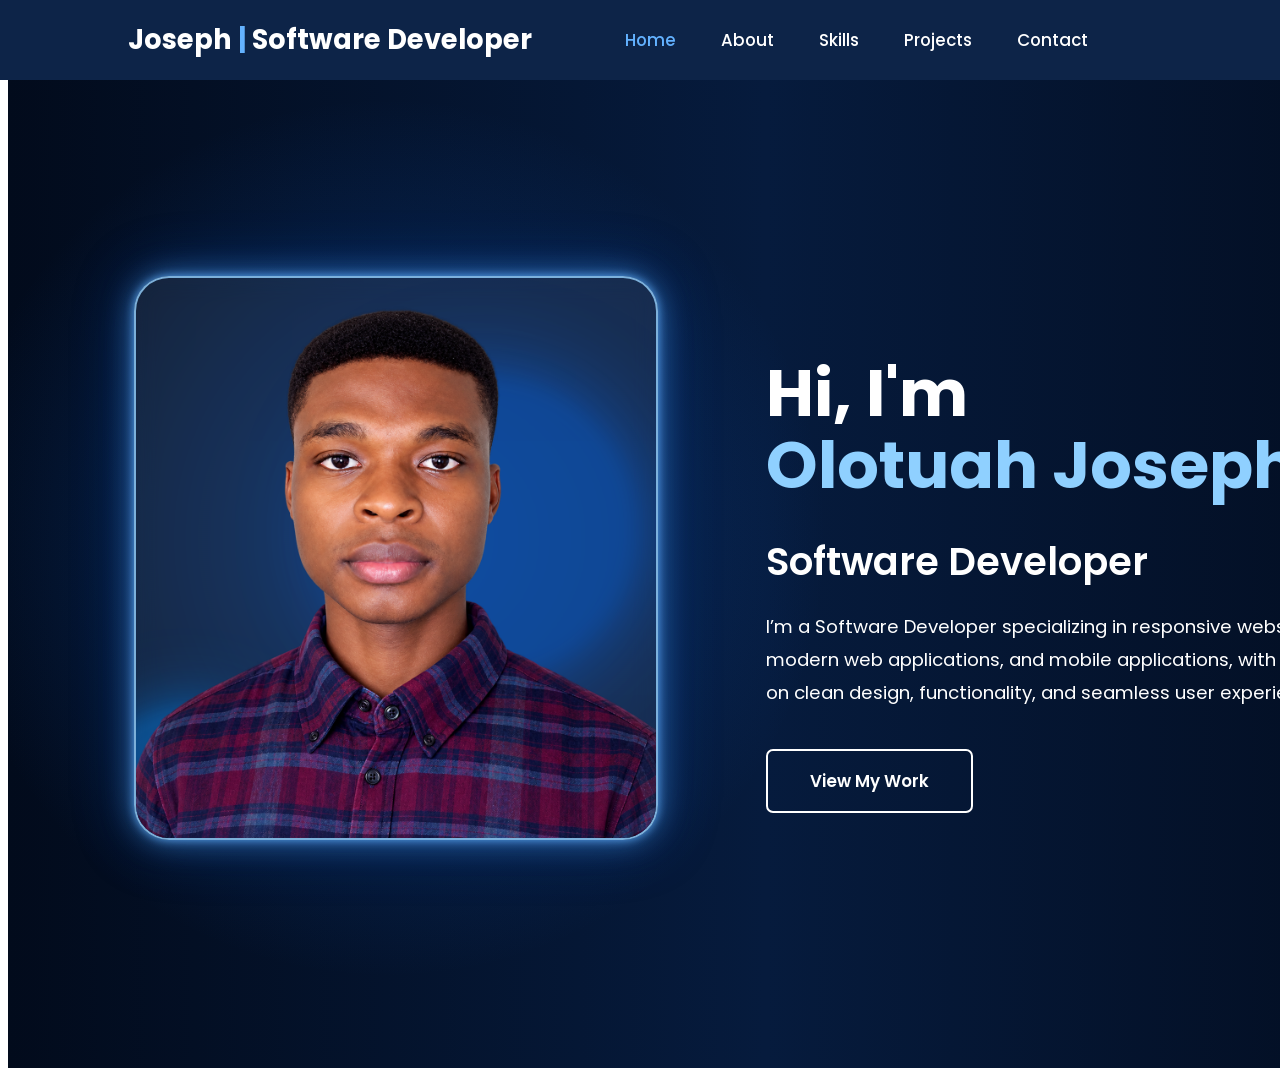
<file: index.html>
<!DOCTYPE html>
<html lang="en">

<head>

    <meta charset="UTF-8">

    <meta name="viewport" content="width=device-width, initial-scale=1.0">

    <title>Joseph Tobi | Portfolio</title>

    <!-- CSS -->
    <link rel="stylesheet" href="style.css">

    <!-- Google Font -->
    <link rel="preconnect" href="https://fonts.googleapis.com">

    <link rel="preconnect" href="https://fonts.gstatic.com" crossorigin>

    <link href="https://fonts.googleapis.com/css2?family=Poppins:wght@300;400;500;600;700;800&display=swap" rel="stylesheet">

    <!-- Font Awesome -->
    <link rel="stylesheet"
    href="https://cdnjs.cloudflare.com/ajax/libs/font-awesome/6.7.2/css/all.min.css">

</head>

<body>

    <!-- ================= HEADER ================= -->

    <header id="home">

        <nav class="navbar">

            <!-- Logo -->

            <div class="logo">

                <h2>

                    Joseph <span>|</span> Software Developer

                </h2>

            </div>

            <!-- Desktop Navigation -->

            <ul class="nav-links">

                <li><a href="#home" class="active">Home</a></li>

                <li><a href="about.html">About</a></li>

                 <li><a href="skills.html">Skills</a></li>

                <li><a href="project.html">Projects</a></li>

                <li><a href="contact.html">Contact</a></li>

            </ul>

            <!-- Hamburger (Mobile Only) -->

            <button class="hamburger" id="hamburger">

                <i class="fa-solid fa-bars"></i>

            </button>

        </nav>

        <!-- ================= MOBILE MENU ================= -->

        <nav class="mobile-menu" id="mobileMenu">

            <button class="close-menu" id="closeMenu">

                <i class="fa-solid fa-xmark"></i>

            </button>

            <a href="index.html">Home</a>

            <a href="about.html">About</a>

            <a href="skills.html">Skills</a>

            <a href="project.html">Projects</a>

            <a href="contact.html">Contact</a>

        </nav>

    </header>



    <!-- ================= HERO ================= -->

    <section class="hero">

        <div class="hero-container">

            <!-- Hero Image -->

           <div class="hero-image">
    <div class="image-loader"></div>

    <img
        src="img/ChatGPT Image Aug 29, 2026, 05_15_41 AM.png"
        alt=""
    >
</div>

            <!-- Hero Text -->

            <div class="hero-content">

                <h1>

                    Hi, I'm <br>

                    <span>Olotuah Joseph</span>

                </h1>

                <h2>

                   Software Developer

                </h2>

                <p>

                    I’m a Software Developer specializing in responsive websites, modern web applications, and mobile applications, with a focus on clean design, functionality, and seamless user experiences.

                </p>

                <a href="project.html" class="hero-btn">

                    View My Work

                </a>

            </div>

        </div>

    </section>



    <!-- JavaScript -->

    <script src="script.js"></script>

</body>

</html>
</file>
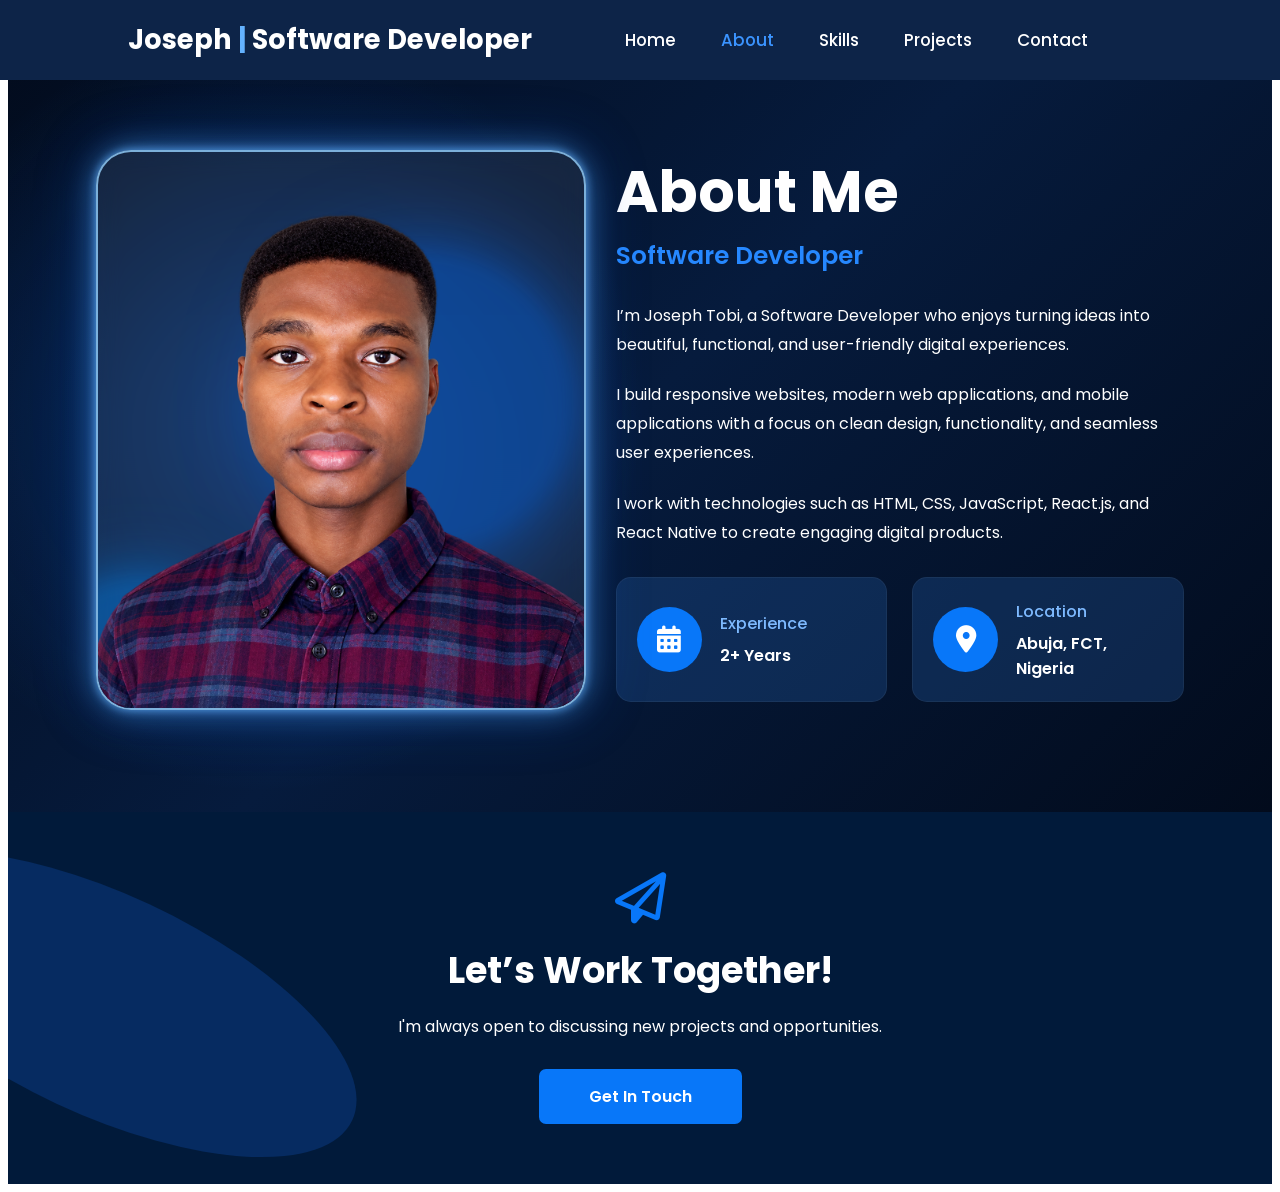
<file: about.html>
<!DOCTYPE html>
<html lang="en">

<head>

    <meta charset="UTF-8">

    <meta name="viewport" content="width=device-width, initial-scale=1.0">

    <title>About Me | Joseph Tobi</title>

    <!-- CSS -->
    <link rel="stylesheet" href="about.css">

    <!-- Google Font -->
    <link rel="preconnect" href="https://fonts.googleapis.com">

    <link rel="preconnect" href="https://fonts.gstatic.com" crossorigin>

    <link
        href="https://fonts.googleapis.com/css2?family=Poppins:wght@300;400;500;600;700;800&display=swap"
        rel="stylesheet"
    >

    <!-- Font Awesome -->
    <link
        rel="stylesheet"
        href="https://cdnjs.cloudflare.com/ajax/libs/font-awesome/6.7.2/css/all.min.css"
    >

</head>


<body>


<!-- ================= HEADER ================= -->

<header id="about-header">

    <nav class="navbar">

        <!-- Logo -->

        <div class="logo">

            <h2>
                Joseph <span>|</span> Software Developer
            </h2>

        </div>


        <!-- Desktop Navigation -->

        <ul class="nav-links">

            <li>
                <a href="index.html">Home</a>
            </li>

            <li>
                <a href="about.html" class="active">About</a>
            </li>

            <li>
                <a href="skills.html">Skills</a>
            </li>

            <li>
                <a href="project.html">Projects</a>
            </li>

            <li>
                <a href="contact.html">Contact</a>
            </li>

        </ul>


        <!-- Hamburger - Mobile Only -->

        <button
            class="hamburger"
            id="hamburger"
            aria-label="Open Menu"
        >

            <i class="fa-solid fa-bars"></i>

        </button>

    </nav>


    <!-- ================= MOBILE MENU ================= -->

    <nav class="mobile-menu" id="mobileMenu">

        <!-- Close Button -->

        <button
            class="close-menu"
            id="closeMenu"
            aria-label="Close Menu"
        >

            <i class="fa-solid fa-xmark"></i>

        </button>


        <a href="index.html">
            Home
        </a>

        <a href="about.html">
            About
        </a>

         <a href="skills.html">Skills</a>

        <a href="project.html">
            Projects
        </a>

        <a href="contact.html">
            Contact
        </a>

    </nav>

</header>



<!-- ================= ABOUT HERO ================= -->

<main>


    <section class="about-hero">


        <!-- About Image -->

        <div class="about-image">

    <div class="image-loader"></div>

    <img
        src="img/ChatGPT Image Aug 29, 2026, 05_15_41 AM.png"
        alt=""
    >

</div>



        <!-- About Content -->

        <div class="about-content">

            <h1>
                About Me
            </h1>


            <h2>
                Software Developer
            </h2>


            <p>

                I’m Joseph Tobi, a Software Developer who enjoys
                turning ideas into beautiful, functional, and
                user-friendly digital experiences.

            </p>


            <p>

                I build responsive websites, modern web applications,
                and mobile applications with a focus on clean design,
                functionality, and seamless user experiences.

            </p>


            <p>

                I work with technologies such as HTML, CSS,
                JavaScript, React.js, and React Native to create
                engaging digital products.

            </p>



            <!-- Experience & Location -->

            <div class="about-info">


                <!-- Experience -->

                <div class="info-box">

                    <div class="info-icon">

                        <i class="fa-solid fa-calendar-days"></i>

                    </div>

                    <div>

                        <h3>
                            Experience
                        </h3>

                        <p>
                            2+ Years
                        </p>

                    </div>

                </div>



                <!-- Location -->

                <div class="info-box">

                    <div class="info-icon">

                        <i class="fa-solid fa-location-dot"></i>

                    </div>

                    <div>

                        <h3>
                            Location
                        </h3>

                        <p>
                           Abuja, FCT, Nigeria
                        </p>

                    </div>

                </div>


            </div>

        </div>

    </section>



    <!-- ================= CALL TO ACTION ================= -->

    <section class="about-cta">


        <div class="cta-icon">

            <i class="fa-regular fa-paper-plane"></i>

        </div>


        <h2>
            Let’s Work Together!
        </h2>


        <p>

            I'm always open to discussing new projects
            and opportunities.

        </p>


        <a
            href="contact.html"
            class="cta-btn"
        >

            Get In Touch

        </a>

    </section>


</main>



<!-- ================= JAVASCRIPT ================= -->

<script src="about.js"></script>


</body>

</html>
</file>
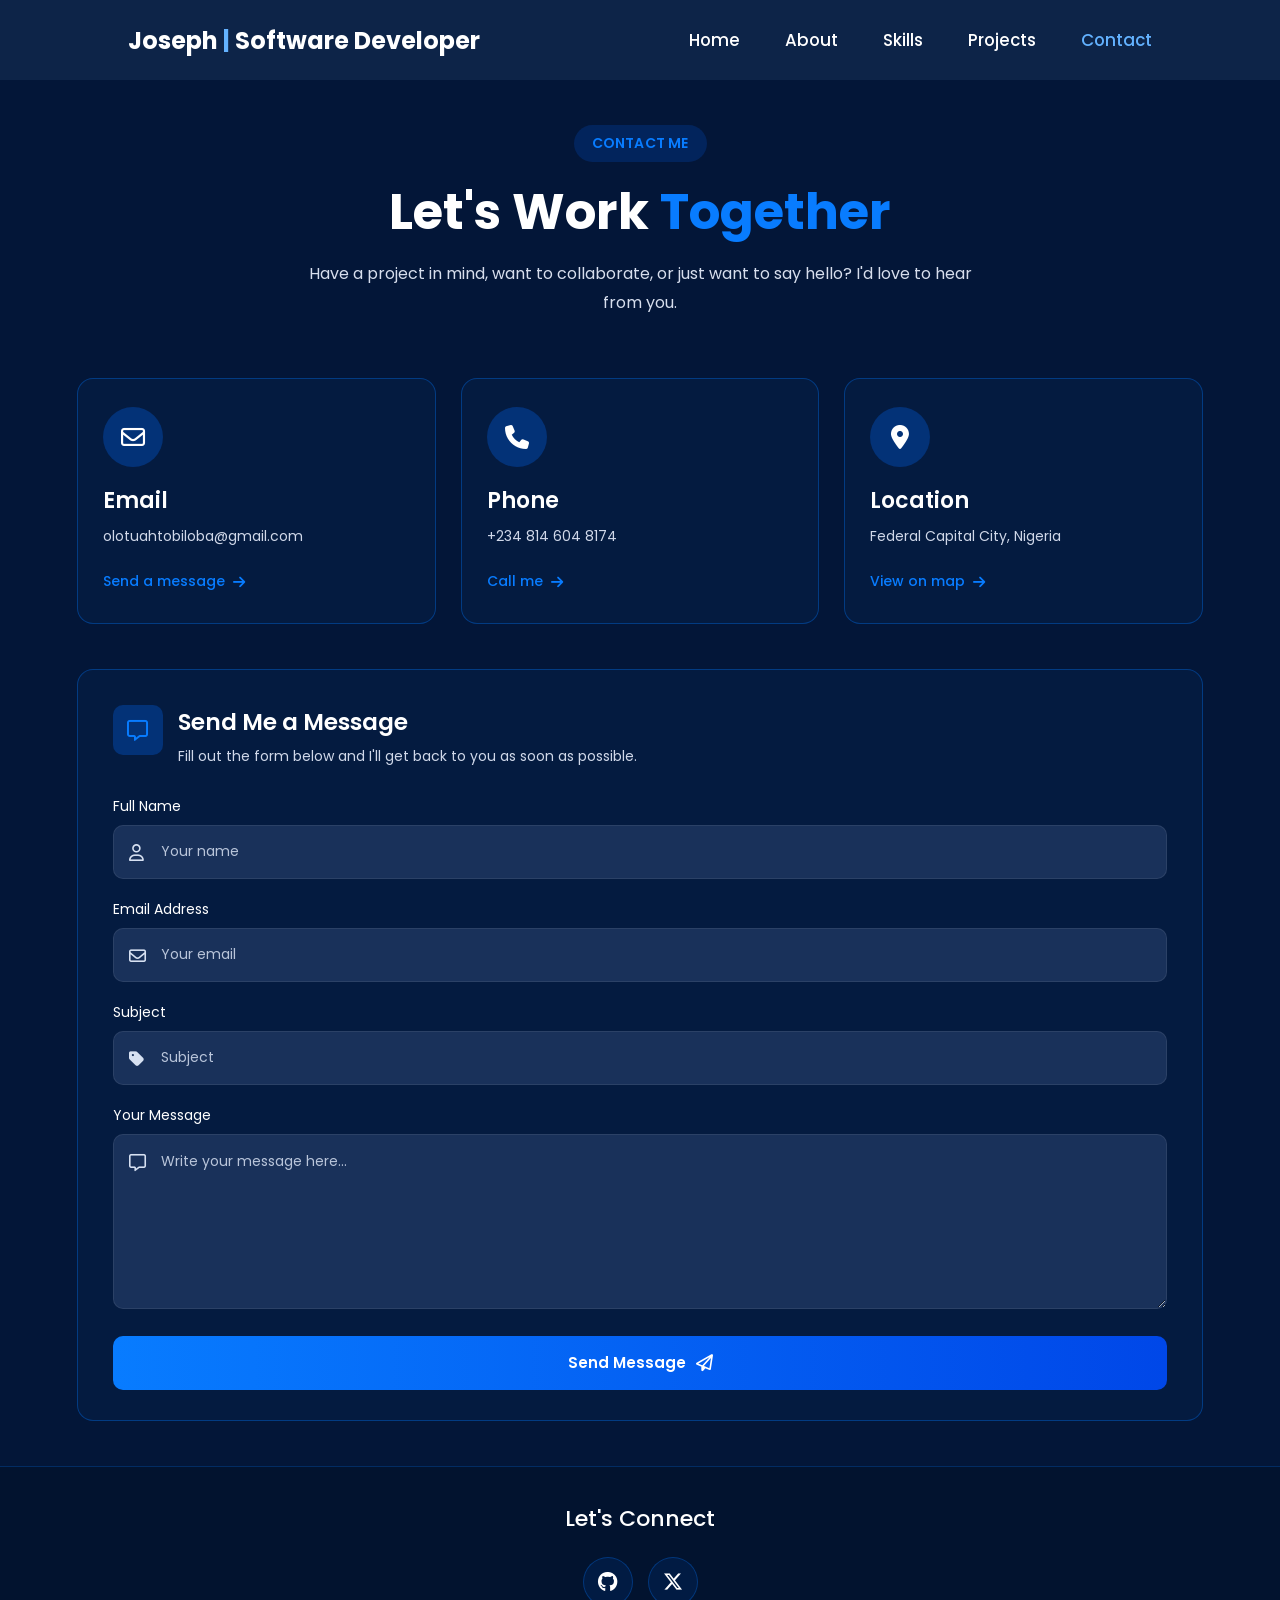
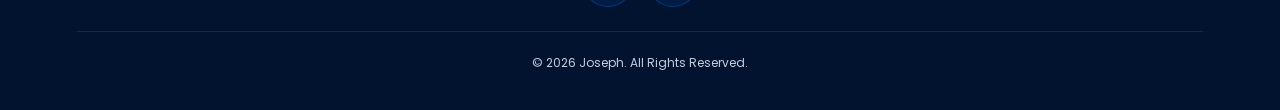
<file: contact.html>
<!DOCTYPE html>

<html lang="en">

<head>

    <meta charset="UTF-8">

    <meta name="viewport" content="width=device-width, initial-scale=1.0">

    <title>Contact | Joseph Tobi - Software Developer</title>

    <!-- CSS -->
    <link rel="stylesheet" href="contact.css">

    <!-- Google Font -->
    <link rel="preconnect" href="https://fonts.googleapis.com">

    <link
        rel="preconnect"
        href="https://fonts.gstatic.com"
        crossorigin
    >

    <link
        href="https://fonts.googleapis.com/css2?family=Poppins:wght@300;400;500;600;700;800&display=swap"
        rel="stylesheet"
    >

    <!-- Font Awesome -->
    <link
        rel="stylesheet"
        href="https://cdnjs.cloudflare.com/ajax/libs/font-awesome/6.7.2/css/all.min.css"
    >

</head>


<body>


    <!-- ================= HEADER ================= -->

    <header id="contact-header">

        <nav class="navbar">


            <!-- Logo -->

            <div class="logo">

                <h2>
                    Joseph <span>|</span> Software Developer
                </h2>

            </div>


            <!-- Desktop / Tablet Navigation -->

            <ul class="nav-links">

                <li>
                    <a href="index.html">
                        Home
                    </a>
                </li>

                <li>
                    <a href="about.html">
                        About
                    </a>
                </li>

                <li>
                    <a href="skills.html">
                        Skills
                    </a>
                </li>

                <li>
                    <a href="project.html">
                        Projects
                    </a>
                </li>

                <li>
                    <a
                        href="contact.html"
                        class="active"
                    >
                        Contact
                    </a>
                </li>

            </ul>


            <!-- Hamburger - Mobile Only -->

            <button
                class="hamburger"
                id="hamburger"
                aria-label="Open Menu"
            >

                <i class="fa-solid fa-bars"></i>

            </button>

        </nav>


        <!-- ================= MOBILE MENU ================= -->

        <nav
            class="mobile-menu"
            id="mobileMenu"
        >


            <!-- Close Button -->

            <button
                class="close-menu"
                id="closeMenu"
                aria-label="Close Menu"
            >

                <i class="fa-solid fa-xmark"></i>

            </button>


            <a href="index.html">
                Home
            </a>

            <a href="about.html">
                About
            </a>

            <a href="skills.html">
                Skills
            </a>

            <a href="project.html">
                Projects
            </a>

            <a
                href="contact.html"
                class="active"
            >
                Contact
            </a>


        </nav>

    </header>



    <!-- ================= MAIN ================= -->

    <main>
          
         <section class="contact-section">

        <!-- ================= CONTACT HERO ================= -->

        <section class="contact-hero">


            <!-- Decorative Dots -->

            <div class="hero-decoration left-dots"></div>

            <div class="hero-decoration right-dots"></div>


            <!-- Section Label -->

            <span class="section-label">
                CONTACT ME
            </span>


            <!-- Heading -->

            <h1>
                Let's Work
                <span>Together</span>
            </h1>


            <!-- Description -->

            <p>
                Have a project in mind, want to collaborate, or just
                want to say hello? I'd love to hear from you.
            </p>


        </section>



        <!-- ================= CONTACT INFORMATION ================= -->

        <section class="contact-info">


            <!-- Email Card -->

            <div class="contact-card">

                <div class="contact-icon">

                    <i class="fa-regular fa-envelope"></i>

                </div>

                <h2>
                    Email
                </h2>

                <p>
                    olotuahtobiloba@gmail.com
                </p>

                <a href="mailto:olotuahtobiloba@gmail.com">

                    Send a message

                    <i class="fa-solid fa-arrow-right"></i>

                </a>

            </div>



            <!-- Phone Card -->

            <div class="contact-card">

                <div class="contact-icon">

                    <i class="fa-solid fa-phone"></i>

                </div>

                <h2>
                    Phone
                </h2>

                <p>
                    +234 814 604 8174
                </p>

                <a href="tel:+2348146048174">

                    Call me

                    <i class="fa-solid fa-arrow-right"></i>

                </a>

            </div>



            <!-- Location Card -->

            <div class="contact-card">

                <div class="contact-icon">

                    <i class="fa-solid fa-location-dot"></i>

                </div>

                <h2>
                    Location
                </h2>

                <p>
                    Federal Capital City, Nigeria
                </p>

                <a href="https://www.google.com/maps/search/?api=1&query=Ondo+State+Nigeria" target="_blank">

                    View on map

                    <i class="fa-solid fa-arrow-right"></i>

                </a>

            </div>


        </section>



        <!-- ================= CONTACT FORM ================= -->

        <section class="contact-form-section">


            <!-- Form Heading -->

            <div class="form-heading">


                <div class="form-icon">

                    <i class="fa-regular fa-message"></i>

                </div>


                <div>

                    <h2>
                        Send Me a Message
                    </h2>

                    <p>
                        Fill out the form below and I'll get back to you
                        as soon as possible.
                    </p>

                </div>


            </div>



            <!-- Contact Form -->

            <form
                action="https://formspree.io/f/mgaevjqw"
                method="POST"
            >


                <!-- Full Name -->

                <div class="form-group">

                    <label for="name">
                        Full Name
                    </label>


                    <div class="input-box">

                        <i class="fa-regular fa-user"></i>

                        <input
                            type="text"
                            id="name"
                            name="name"
                            placeholder="Your name"
                            required
                        >

                    </div>

                </div>



                <!-- Email -->

                <div class="form-group">

                    <label for="email">
                        Email Address
                    </label>


                    <div class="input-box">

                        <i class="fa-regular fa-envelope"></i>

                        <input
                            type="email"
                            id="email"
                            name="email"
                            placeholder="Your email"
                            required
                        >

                    </div>

                </div>



                <!-- Subject -->

                <div class="form-group">

                    <label for="subject">
                        Subject
                    </label>


                    <div class="input-box">

                        <i class="fa-solid fa-tag"></i>

                        <input
                            type="text"
                            id="subject"
                            name="subject"
                            placeholder="Subject"
                            required
                        >

                    </div>

                </div>



                <!-- Message -->

                <div class="form-group">

                    <label for="message">
                        Your Message
                    </label>


                    <div class="textarea-box">

                        <i class="fa-regular fa-message"></i>

                        <textarea
                            id="message"
                            name="message"
                            placeholder="Write your message here..."
                            rows="6"
                            required
                        ></textarea>

                    </div>

                </div>



                <!-- Submit Button -->

                <button
                    type="submit"
                    class="send-btn"
                >

                    <span>
                        Send Message
                    </span>

                    <i class="fa-regular fa-paper-plane"></i>

                </button>


            </form>

        </section>

        </section>


    </main>



    <!-- ================= FOOTER ================= -->

    <footer class="footer">


        <h2>
            Let's Connect
        </h2>


        <!-- Social Links -->

        <div class="social-links">


            <!-- GitHub -->

            <a
                href="https://github.com/olotuahj"
                aria-label="GitHub"
            >

                <i class="fa-brands fa-github"></i>

            </a>
            
            <!-- X -->

            <a
                href="https://x.com/JosephSir73112"
                aria-label="X"
            >

                <i class="fa-brands fa-x-twitter"></i>

            </a>


        </div>


        <!-- Footer Line -->

        <div class="footer-line"></div>


        <!-- Copyright -->

        <p>
            © 2026 Joseph. All Rights Reserved.
        </p>


    </footer>



    <!-- ================= JAVASCRIPT ================= -->

    <script src="contact.js"></script>


</body>

</html>
</file>
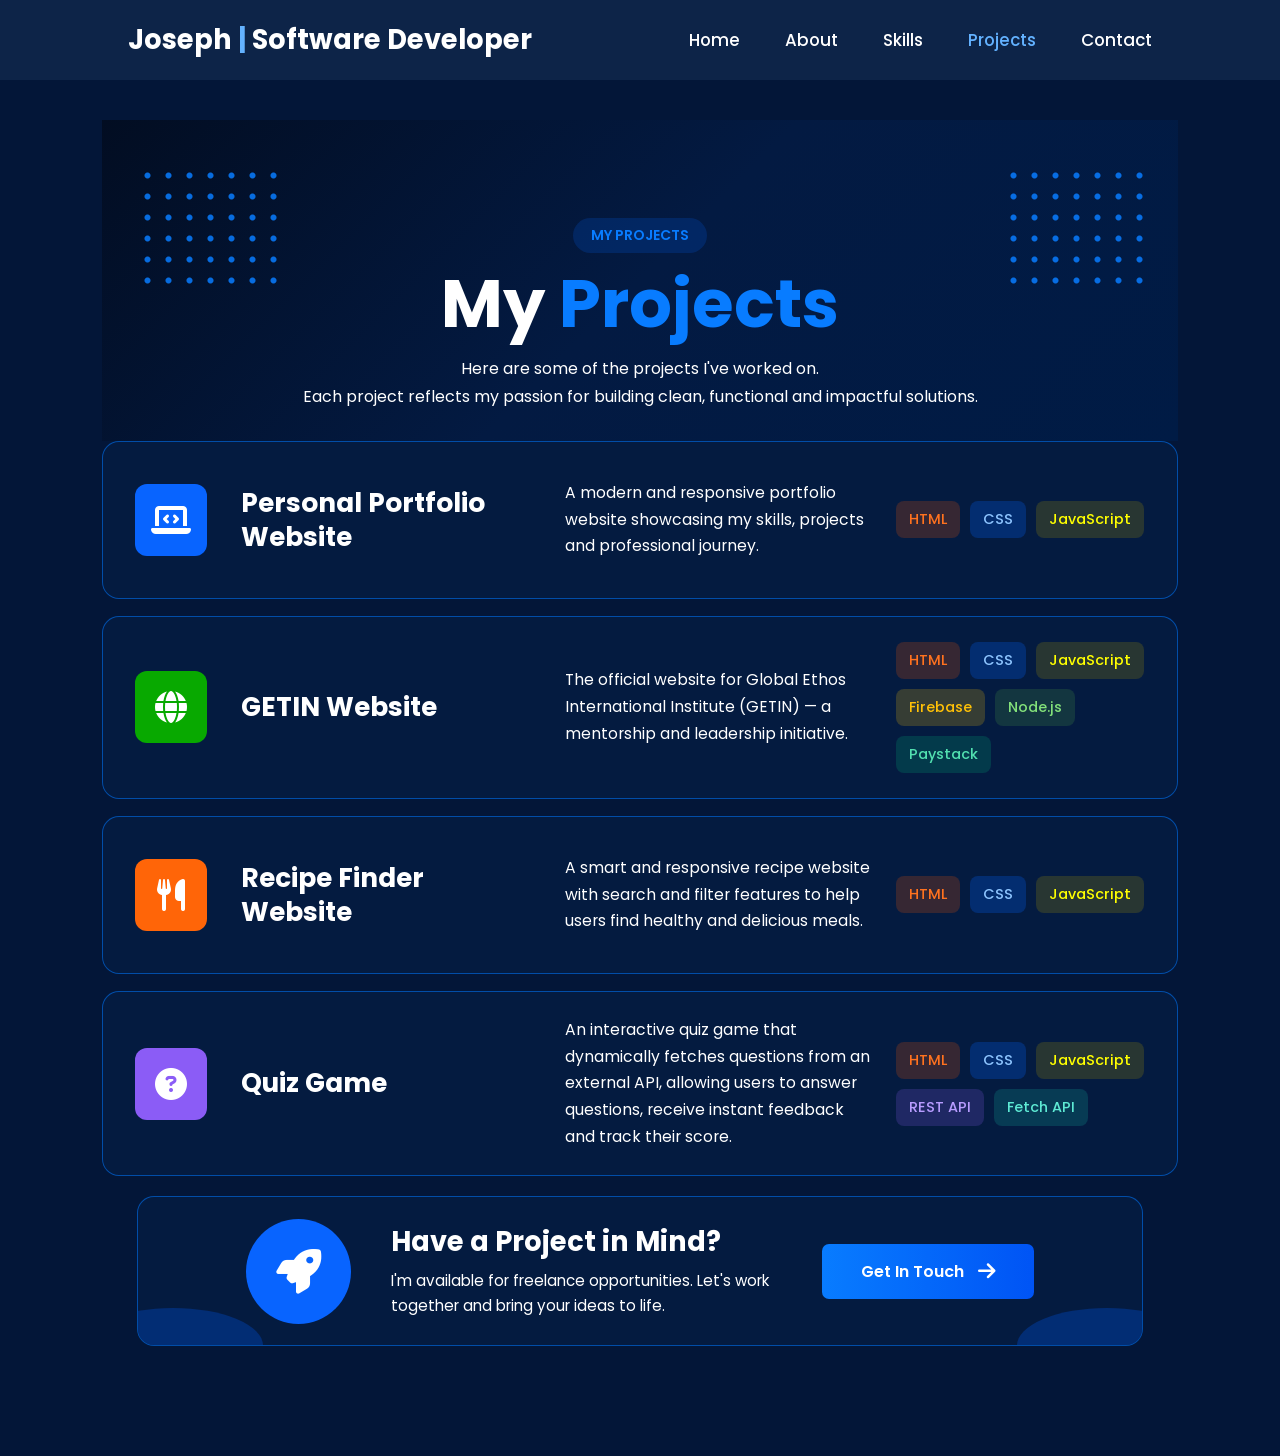
<file: project.html>
<!DOCTYPE html>

<html lang="en">

<head>

    <meta charset="UTF-8">

    <meta name="viewport" content="width=device-width, initial-scale=1.0">

    <title>Projects | Joseph Tobi - Software Developer</title>

    <!-- CSS -->
    <link rel="stylesheet" href="project.css">

    <!-- Google Font -->
    <link rel="preconnect" href="https://fonts.googleapis.com">

    <link
        rel="preconnect"
        href="https://fonts.gstatic.com"
        crossorigin
    >

    <link
        href="https://fonts.googleapis.com/css2?family=Poppins:wght@300;400;500;600;700;800&display=swap"
        rel="stylesheet"
    >

    <!-- Font Awesome -->
    <link
        rel="stylesheet"
        href="https://cdnjs.cloudflare.com/ajax/libs/font-awesome/6.7.2/css/all.min.css"
    >

</head>

<body>

<!-- ================= HEADER ================= -->

<header id="project-header">

    <nav class="navbar">

        <!-- Logo -->

        <div class="logo">

            <h2>
                Joseph <span>|</span> Software Developer
            </h2>

        </div>


        <!-- Desktop / Tablet Navigation -->

        <ul class="nav-links">

            <li>
                <a href="index.html">
                    Home
                </a>
            </li>

            <li>
                <a href="about.html">
                    About
                </a>
            </li>

            <li>
                <a href="skills.html">
                    Skills
                </a>
            </li>

            <li>
                <a
                    href="project.html"
                    class="active"
                >
                    Projects
                </a>
            </li>

            <li>
                <a href="contact.html">
                    Contact
                </a>
            </li>

        </ul>


        <!-- Hamburger -->

        <button
            class="hamburger"
            id="hamburger"
            aria-label="Open Menu"
        >

            <i class="fa-solid fa-bars"></i>

        </button>

    </nav>


    <!-- ================= MOBILE MENU ================= -->

    <nav
        class="mobile-menu"
        id="mobileMenu"
    >

        <!-- Close Button -->

        <button
            class="close-menu"
            id="closeMenu"
            aria-label="Close Menu"
        >

            <i class="fa-solid fa-xmark"></i>

        </button>


        <a href="index.html">
            Home
        </a>

        <a href="about.html">
            About
        </a>

        <a href="skills.html">
            Skills
        </a>

        <a
            href="project.html"
            class="active"
        >
            Projects
        </a>

        <a href="contact.html">
            Contact
        </a>

    </nav>

</header>


<!-- ================= MAIN ================= -->

<main>

    <section class="project-section">


        <!-- ================= PROJECT HERO ================= -->

        <section class="project-hero">

            <!-- Section Label -->

            <span class="section-label">
                MY PROJECTS
            </span>


            <!-- Main Heading -->

            <h1>
                My <span>Projects</span>
            </h1>


            <!-- Description -->

            <p>

                Here are some of the projects I've worked on.

                <br>

                Each project reflects my passion for building
                clean, functional and impactful solutions.

            </p>

        </section>


        <!-- ================= PROJECTS ================= -->

        <section class="projects-container">


            <!-- ================= PROJECT 1 ================= -->

            <article class="project-card">

                <!-- Project Icon -->

                <div class="project-icon portfolio-icon">

                    <i class="fa-solid fa-laptop-code"></i>

                </div>


                <!-- Project Content -->

                <div class="project-content">

                    <h2>
                        Personal Portfolio Website
                    </h2>

                    <p>

                        A modern and responsive portfolio website
                        showcasing my skills, projects and
                        professional journey.

                    </p>


                    <!-- Technologies -->

                    <div class="technologies">

                        <span class="html-tech">
                            HTML
                        </span>

                        <span class="css-tech">
                            CSS
                        </span>

                        <span class="javascript-tech">
                            JavaScript
                        </span>

                    </div>

                </div>

            </article>


            <!-- ================= PROJECT 2 ================= -->

            <article class="project-card">

                <!-- Project Icon -->

                <div class="project-icon getin-icon">

                    <i class="fa-solid fa-globe"></i>

                </div>


                <!-- Project Content -->

                <div class="project-content">

                    <h2>
                        GETIN Website
                    </h2>

                    <p>

                        The official website for Global Ethos
                        International Institute (GETIN) —
                        a mentorship and leadership initiative.

                    </p>


                    <!-- Technologies -->

                    <div class="technologies">

                        <span class="html-tech">
                            HTML
                        </span>

                        <span class="css-tech">
                            CSS
                        </span>

                        <span class="javascript-tech">
                            JavaScript
                        </span>

                        <span class="firebase-tech">
                            Firebase
                        </span>

                        <span class="node-tech">
    Node.js
</span>

                        <span class="payment-tech">
                            Paystack
                        </span>

                    </div>

                </div>

            </article>


            <!-- ================= PROJECT 3 ================= -->

            <article class="project-card">

                <!-- Project Icon -->

                <div class="project-icon recipe-icon">

                    <i class="fa-solid fa-utensils"></i>

                </div>


                <!-- Project Content -->

                <div class="project-content">

                    <h2>
                        Recipe Finder Website
                    </h2>

                    <p>

                        A smart and responsive recipe website with
                        search and filter features to help users find
                        healthy and delicious meals.

                    </p>


                    <!-- Technologies -->

                    <div class="technologies">

                        <span class="html-tech">
                            HTML
                        </span>

                        <span class="css-tech">
                            CSS
                        </span>

                        <span class="javascript-tech">
                            JavaScript
                        </span>

                    </div>

                </div>

            </article>


            <!-- ================= PROJECT 4 ================= -->

            <article class="project-card">

                <!-- Project Icon -->

                <div class="project-icon quiz-icon">

                    <i class="fa-solid fa-circle-question"></i>

                </div>


                <!-- Project Content -->

                <div class="project-content">

                    <h2>
                        Quiz Game
                    </h2>

                    <p>

                        An interactive quiz game that dynamically
                        fetches questions from an external API,
                        allowing users to answer questions,
                        receive instant feedback and track their score.

                    </p>


                    <!-- Technologies -->

                    <div class="technologies">

                        <span class="html-tech">
                            HTML
                        </span>

                        <span class="css-tech">
                            CSS
                        </span>

                        <span class="javascript-tech">
                            JavaScript
                        </span>

                        <span class="api-tech">
                            REST API
                        </span>

                        <span class="fetch-tech">
                            Fetch API
                        </span>

                    </div>

                </div>

            </article>

        </section>


        <!-- ================= CALL TO ACTION ================= -->

        <section class="project-cta">


            <!-- Decorative Bottom Shapes -->

            <div class="cta-decoration left-shape"></div>

            <div class="cta-decoration right-shape"></div>


            <!-- Rocket Icon -->

            <div class="cta-icon">

                <i class="fa-solid fa-rocket"></i>

            </div>


            <!-- CTA Content -->

            <div class="cta-content">

                <h2>
                    Have a Project in Mind?
                </h2>

                <p>

                    I'm available for freelance opportunities.
                    Let's work together and bring your ideas to life.

                </p>

            </div>


            <!-- CTA Button -->

            <a
                href="contact.html"
                class="cta-button"
            >

                <span>
                    Get In Touch
                </span>

                <i class="fa-solid fa-arrow-right"></i>

            </a>

        </section>

    </section>

</main>


<!-- ================= JAVASCRIPT ================= -->

<script src="project.js"></script>

</body>

</html>
</file>
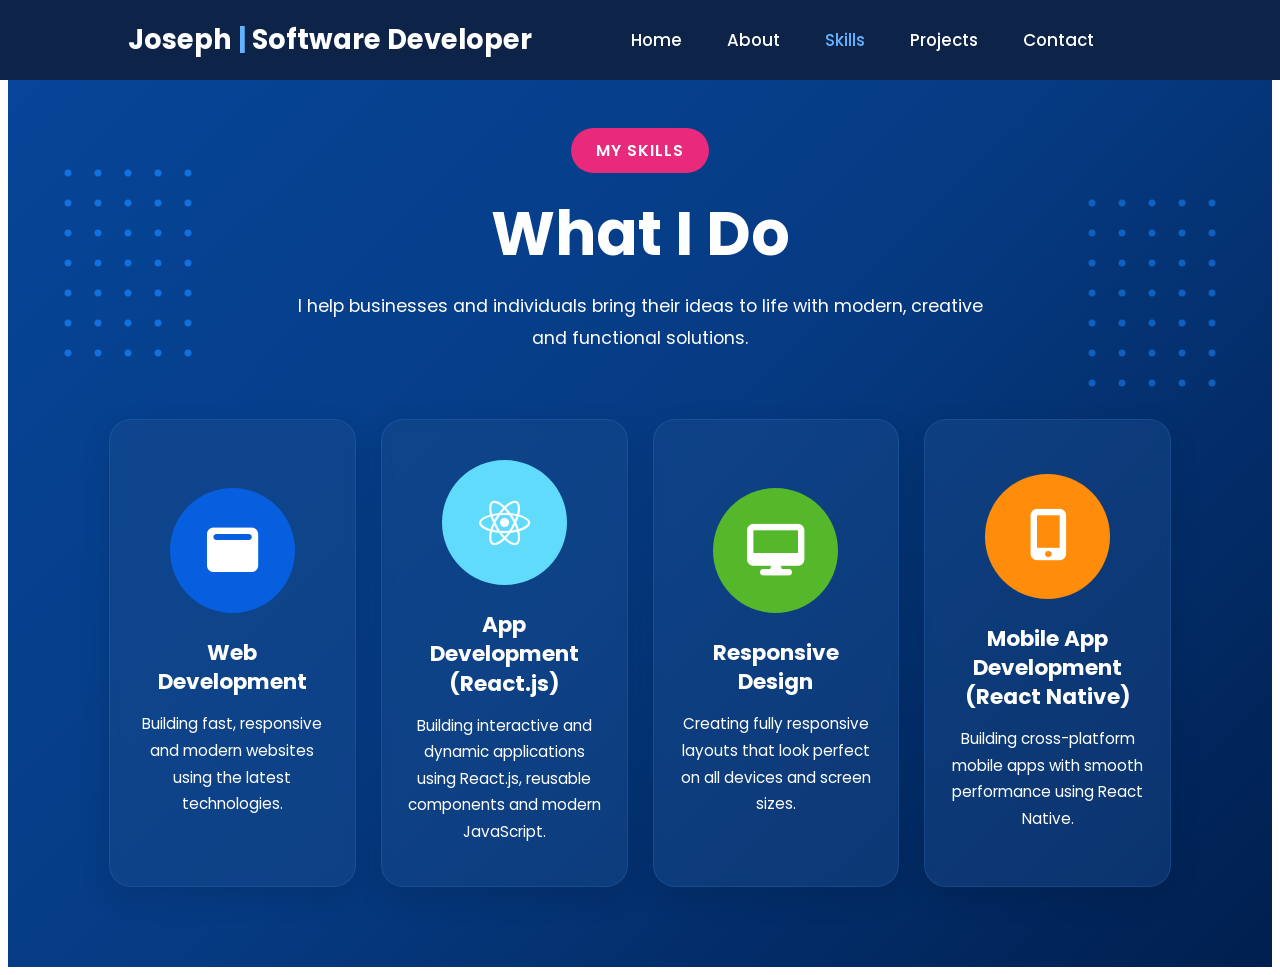
<file: skills.html>
<!DOCTYPE html>
<html lang="en">

<head>

    <meta charset="UTF-8">

    <meta name="viewport" content="width=device-width, initial-scale=1.0">

    <title>Skills | Joseph Tobi</title>

    <!-- CSS -->
    <link rel="stylesheet" href="skills.css">

    <!-- Google Font -->
    <link rel="preconnect" href="https://fonts.googleapis.com">

    <link
        rel="preconnect"
        href="https://fonts.gstatic.com"
        crossorigin
    >

    <link
        href="https://fonts.googleapis.com/css2?family=Poppins:wght@300;400;500;600;700;800&display=swap"
        rel="stylesheet"
    >

    <!-- Font Awesome -->
    <link
        rel="stylesheet"
        href="https://cdnjs.cloudflare.com/ajax/libs/font-awesome/6.7.2/css/all.min.css"
    >

</head>


<body>


<!-- ================= HEADER ================= -->

<header id="skills-header">

    <nav class="navbar">

        <!-- Logo -->

        <div class="logo">

            <h2>

                Joseph <span>|</span> Software Developer

            </h2>

        </div>


        <!-- Desktop Navigation -->

        <ul class="nav-links">

            <li>
                <a href="index.html">
                    Home
                </a>
            </li>

            <li>
                <a href="about.html">
                    About
                </a>
            </li>

            <li>
                <a href="skills.html" class="active">
                    Skills
                </a>
            </li>

            <li>
                <a href="project.html">
                    Projects
                </a>
            </li>

            <li>
                <a href="contact.html">
                    Contact
                </a>
            </li>

        </ul>


        <!-- Hamburger -->

        <button
            class="hamburger"
            id="hamburger"
            aria-label="Open Menu"
        >

            <i class="fa-solid fa-bars"></i>

        </button>

    </nav>


    <!-- ================= MOBILE MENU ================= -->

    <nav class="mobile-menu" id="mobileMenu">

        <!-- Close Button -->

        <button
            class="close-menu"
            id="closeMenu"
            aria-label="Close Menu"
        >

            <i class="fa-solid fa-xmark"></i>

        </button>


        <a href="index.html">
            Home
        </a>

        <a href="about.html">
            About
        </a>

        <a href="skills.html">
            Skills
        </a>

        <a href="project.html">
            Projects
        </a>

        <a href="contact.html">
            Contact
        </a>

    </nav>

</header>



<!-- ================= SKILLS SECTION ================= -->

<main>

    <section class="skills-section">


        <!-- ================= SKILLS INTRO ================= -->

        <div class="skills-intro">

            <span class="skills-label">
                MY SKILLS
            </span>

            <h1>
                What I Do
            </h1>

            <p>
                I help businesses and individuals bring
                their ideas to life with modern, creative
                and functional solutions.
            </p>

        </div>



        <!-- ================= SERVICES ================= -->

        <div class="skills-container">


            <!-- ================= WEB DEVELOPMENT ================= -->

            <div class="skill-card">

                <div class="skill-icon web-icon">

                    <i class="fa-solid fa-window-maximize"></i>

                </div>


                <div class="skill-content">

                    <h2>
                        Web Development
                    </h2>

                    <p>
                        Building fast, responsive and
                        modern websites using the
                        latest technologies.
                    </p>

                </div>

            </div>


           <!-- ================= APP DEVELOPMENT ================= -->

<div class="skill-card">

    <div class="skill-icon app-icon">

        <i class="fa-brands fa-react"></i>

    </div>


    <div class="skill-content">

        <h2>
            App Development
            <br>
            (React.js)
        </h2>

        <p>
            Building interactive and dynamic applications
            using React.js, reusable components and
            modern JavaScript.
        </p>

    </div>

</div>


            <!-- ================= RESPONSIVE DESIGN ================= -->

            <div class="skill-card">

                <div class="skill-icon responsive-icon">

                    <i class="fa-solid fa-desktop"></i>

                </div>


                <div class="skill-content">

                    <h2>
                        Responsive Design
                    </h2>

                    <p>
                        Creating fully responsive layouts
                        that look perfect on all devices
                        and screen sizes.
                    </p>

                </div>

            </div>



            <!-- ================= MOBILE APP DEVELOPMENT ================= -->

            <div class="skill-card">

                <div class="skill-icon mobile-icon">

                    <i class="fa-solid fa-mobile-screen-button"></i>

                </div>


                <div class="skill-content">

                    <h2>
                        Mobile App Development
                        <br>
                        (React Native)
                    </h2>

                    <p>
                        Building cross-platform mobile
                        apps with smooth performance
                        using React Native.
                    </p>

                </div>

            </div>


        </div>

    </section>

</main>



<!-- ================= JAVASCRIPT ================= -->

<script src="skills.js"></script>

</body>

</html>
</file>
<file: style.css>
body {
    overflow-x: hidden;
}

@media (max-width: 767px) {

    body {
        font-family: 'Poppins', sans-serif;
    }

    header {
        width: 100%;
        position: fixed;
        top: 0;
        left: 0;
        z-index: 1000;
    }

    .navbar {
        width: 100%;
        height: 70px;
        display: flex;
        justify-content: space-between;
        align-items: center;
        padding: 0 6%;
        background: #0d2448;
    }

    .logo h2 {
        color: #fff;
        font-size: 1.2rem;
        font-weight: 700;
    }

    .logo span {
        color: #63b2ff;
    }

    .nav-links {
        display: none;
    }

    .hamburger {
        display: block;
        border: none;
        background: none;
        color: #fff;
        font-size: 1.8rem;
        cursor: pointer;
        margin-right: 80px;
    }

    .mobile-menu {
        position: fixed;
        top: 0;
        right: -100%;
        width: 75%;
        height: 100vh;
        background: #12386b;
        display: flex;
        flex-direction: column;
        padding: 30px;
        transition: right .4s ease;
        z-index: 1001;
    }

    .mobile-menu.active {
        right: 0;
    }

    .close-menu {
        align-self: flex-end;
        border: none;
        background: none;
        color: #fff;
        font-size: 2rem;
        cursor: pointer;
        margin-bottom: 40px;
    }

    .mobile-menu a {
        text-decoration: none;
        color: #fff;
        font-size: 1.2rem;
        margin: 15px 0;
        transition: .3s;
    }

    .mobile-menu a:hover {
        color: #63b2ff;
        padding-left: 10px;
    }

    .hero {
        width: 100%;
        min-height: 100vh;
        background:
            radial-gradient(
                circle at 50% 25%,
                rgba(15, 98, 215, 0.35),
                transparent 35%
            ),
            linear-gradient(
                180deg,
                #020b1c,
                #061b3d,
                #020b1c
            );
        display: flex;
        justify-content: center;
        align-items: center;
        padding: 100px 7% 50px;
    }

    .hero-container {
        display: flex;
        flex-direction: column;
        align-items: center;
        text-align: center;
    }

    .hero-image {
        width: 260px;
        max-width: 100%;
        height: 320px;
        position: relative;
        display: flex;
        justify-content: center;
        align-items: flex-end;
        margin-bottom: 35px;
        background: rgba(255, 255, 255, 0.07);
        border: 2px solid rgba(150, 210, 255, 0.8);
        border-radius: 25px;
        backdrop-filter: blur(10px);
        -webkit-backdrop-filter: blur(10px);
        box-shadow:
            0 0 8px rgba(99, 178, 255, 0.8),
            0 0 20px rgba(99, 178, 255, 0.5),
            0 0 40px rgba(15, 98, 215, 0.35);
        overflow: hidden;
    }

    .hero-image::before {
        content: "";
        position: absolute;
        width: 180px;
        height: 180px;
        top: 70px;
        right: 5px;
        border-radius: 50%;
        background: #006eff;
        opacity: 0.35;
        filter: blur(8px);
        box-shadow:
            0 0 30px #006eff,
            0 0 60px #006eff;
        z-index: 0;
    }

    .hero-image::after {
        content: "";
        position: absolute;
        width: 120px;
        height: 120px;
        bottom: -35px;
        left: -30px;
        border-radius: 50%;
        background: #008cff;
        opacity: 0.4;
        filter: blur(8px);
        z-index: 0;
    }

    .hero-image img {
        width: 100%;
        max-width: 290px;
        height: auto;
        display: block;
        position: relative;
        z-index: 2;
        object-fit: contain;
        transition: transform 0.4s ease;
    }

    .hero-image:hover img {
        transform: scale(1.03);
    }

    .hero-content {
        color: #fff;
    }

    .hero-content h1 {
        font-size: 2.3rem;
        line-height: 1.2;
        margin-bottom: 10px;
    }

    .hero-content span {
        color: #8fd0ff;
    }

    .hero-content h2 {
        font-size: 1.3rem;
        font-weight: 500;
        margin-bottom: 20px;
    }

    .hero-content p {
        font-size: 1rem;
        line-height: 1.8;
        margin-bottom: 35px;
    }

    .hero-btn {
        display: inline-block;
        padding: 15px 35px;
        background: transparent;
        color: #fff;
        border: 2px solid #fff;
        text-decoration: none;
        border-radius: 6px;
        font-weight: 600;
        transition: .3s;
    }

    .hero-btn:hover {
        background: #fff;
        color: #0f62d7;
        transform: translateY(-3px);
        box-shadow: 0 10px 25px rgba(0, 0, 0, .2);
    }
}

@media (max-width: 400px) {

    .navbar {
        height: 80px;
    }

    .logo h2 {
        font-size: 1rem;
    }

    .hamburger {
        font-size: 1.7rem;
    }
}

@media (min-width: 768px) and (max-width: 1024px) {

    body {
        font-family: 'Poppins', sans-serif;
    }

    header {
        width: 100%;
        position: fixed;
        top: 0;
        left: 0;
        z-index: 1000;
    }

    .navbar {
        width: 100%;
        height: 75px;
        display: flex;
        justify-content: space-between;
        align-items: center;
        padding: 0 6%;
        background: #0d2448;
    }

    .logo h2 {
        color: #fff;
        font-size: 1.45rem;
        font-weight: 700;
    }

    .logo span {
        color: #63b2ff;
    }

    .nav-links {
        display: flex;
        align-items: center;
        gap: 25px;
        list-style: none;
        padding-right: 6rem;
    }

    .nav-links a {
        text-decoration: none;
        color: #fff;
        font-size: 0.95rem;
        font-weight: 500;
        transition: .3s;
    }

    .nav-links a:hover,
    .nav-links .active {
        color: #63b2ff;
    }

    .hamburger {
        display: none;
    }

    .mobile-menu {
        display: none;
    }

    .hero {
        width: 100%;
        min-height: 100vh;
        background:
            radial-gradient(
                circle at 25% 50%,
                rgba(15, 98, 215, 0.35),
                transparent 35%
            ),
            linear-gradient(
                135deg,
                #020b1c,
                #061b3d,
                #020b1c
            );
        display: flex;
        justify-content: center;
        align-items: center;
        padding: 110px 6% 60px;
    }

    .hero-container {
        width: 100%;
        display: flex;
        flex-direction: row;
        align-items: center;
        justify-content: space-between;
        gap: 40px;
    }

    .hero-image {
        width: 45%;
        max-width: 380px;
        height: 430px;
        position: relative;
        display: flex;
        justify-content: center;
        align-items: flex-end;
        background: rgba(255, 255, 255, 0.07);
        border: 2px solid rgba(150, 210, 255, 0.8);
        border-radius: 30px;
        backdrop-filter: blur(10px);
        -webkit-backdrop-filter: blur(10px);
        box-shadow:
            0 0 10px rgba(99, 178, 255, 0.8),
            0 0 25px rgba(99, 178, 255, 0.5),
            0 0 50px rgba(15, 98, 215, 0.35);
        overflow: hidden;
    }

    .hero-image::before {
        content: "";
        position: absolute;
        width: 230px;
        height: 230px;
        top: 80px;
        right: 0;
        border-radius: 50%;
        background: #006eff;
        opacity: 0.35;
        filter: blur(8px);
        box-shadow:
            0 0 40px #006eff,
            0 0 80px #006eff;
        z-index: 0;
    }

    .hero-image::after {
        content: "";
        position: absolute;
        width: 150px;
        height: 150px;
        bottom: -40px;
        left: -35px;
        border-radius: 50%;
        background: #008cff;
        opacity: 0.4;
        filter: blur(8px);
        box-shadow:
            0 0 30px #008cff,
            0 0 60px #008cff;
        z-index: 0;
    }

    .hero-image img {
        width: 100%;
        max-width: 390px;
        height: auto;
        display: block;
        position: relative;
        z-index: 2;
        object-fit: contain;
        transition: transform 0.4s ease;
    }

    .hero-image:hover img {
        transform: scale(1.03);
    }

    .hero-content {
        width: 55%;
        color: #fff;
        text-align: left;
    }

    .hero-content h1 {
        font-size: 3.1rem;
        line-height: 1.15;
        margin-bottom: 10px;
    }

    .hero-content span {
        color: #8fd0ff;
    }

    .hero-content h2 {
        font-size: 1.8rem;
        font-weight: 500;
        margin-bottom: 20px;
    }

    .hero-content p {
        font-size: 1.05rem;
        line-height: 1.8;
        max-width: 520px;
        margin-bottom: 30px;
    }

    .hero-btn {
        display: inline-block;
        padding: 15px 35px;
        background: transparent;
        border: 2px solid #fff;
        color: #fff;
        text-decoration: none;
        border-radius: 6px;
        font-weight: 600;
        transition: .3s;
    }

    .hero-btn:hover {
        background: #fff;
        color: #0f62d7;
        transform: translateY(-3px);
        box-shadow: 0 10px 25px rgba(0, 0, 0, .2);
    }
}

@media (min-width: 1025px) {

    body {
        font-family: 'Poppins', sans-serif;
    }

    header {
        width: 100%;
        position: fixed;
        top: 0;
        left: 0;
        z-index: 1000;
    }

    .navbar {
        width: 100%;
        height: 80px;
        display: flex;
        justify-content: space-between;
        align-items: center;
        padding: 0 10%;
        background: #0d2448;
    }

    .logo h2 {
        color: #fff;
        font-size: 1.7rem;
        font-weight: 700;
    }

    .logo span {
        color: #63b2ff;
    }

    .nav-links {
        display: flex;
        align-items: center;
        gap: 45px;
        list-style: none;
        padding-right: 20rem;
    }

    .nav-links a {
        text-decoration: none;
        color: #fff;
        font-size: 1.05rem;
        font-weight: 500;
        transition: .3s;
    }

    .nav-links a:hover,
    .nav-links .active {
        color: #63b2ff;
    }

    .hamburger {
        display: none;
    }

    .mobile-menu {
        display: none;
    }

    .hero {
        width: 100%;
        min-height: 100vh;
        background:
            radial-gradient(
                circle at 25% 50%,
                rgba(15, 98, 215, 0.35),
                transparent 35%
            ),
            linear-gradient(
                90deg,
                #020b1c,
                #061b3d,
                #020b1c
            );
        display: flex;
        align-items: center;
        padding: 100px 10% 60px;
    }

    .hero-container {
        width: 100%;
        display: flex;
        justify-content: space-between;
        align-items: center;
        gap: 80px;
    }

    .hero-image {
        width: 45%;
        max-width: 520px;
        height: 560px;
        position: relative;
        display: flex;
        justify-content: center;
        align-items: flex-end;
        background: rgba(255, 255, 255, 0.07);
        border: 2px solid rgba(150, 210, 255, 0.8);
        border-radius: 35px;
        backdrop-filter: blur(12px);
        -webkit-backdrop-filter: blur(12px);
        box-shadow:
            0 0 10px rgba(99, 178, 255, 0.8),
            0 0 30px rgba(99, 178, 255, 0.5),
            0 0 60px rgba(15, 98, 215, 0.35);
        overflow: hidden;
    }

    .hero-image::before {
        content: "";
        position: absolute;
        width: 300px;
        height: 300px;
        top: 100px;
        right: 20px;
        border-radius: 50%;
        background: #006eff;
        opacity: 0.35;
        filter: blur(10px);
        box-shadow:
            0 0 50px #006eff,
            0 0 100px #006eff;
        z-index: 0;
    }

    .hero-image::after {
        content: "";
        position: absolute;
        width: 180px;
        height: 180px;
        bottom: -50px;
        left: -40px;
        border-radius: 50%;
        background: #008cff;
        opacity: 0.4;
        filter: blur(8px);
        box-shadow:
            0 0 40px #008cff,
            0 0 80px #008cff;
        z-index: 0;
    }

    .hero-image img {
        width: 100%;
        max-width: 520px;
        height: auto;
        display: block;
        position: relative;
        z-index: 2;
        object-fit: contain;
        transition: transform 0.4s ease;
    }

    .hero-image:hover img {
        transform: scale(1.03);
    }

    .hero-content {
        width: 50%;
        color: #fff;
        text-align: left;
    }

    .hero-content h1 {
        font-size: 4.1rem;
        line-height: 1.1;
        margin-bottom: 15px;
        font-weight: 700;
    }

    .hero-content h1 span {
        color: #8fd0ff;
    }

    .hero-content h2 {
        font-size: 2.4rem;
        font-weight: 600;
        margin-bottom: 20px;
    }

    .hero-content p {
        font-size: 1.15rem;
        line-height: 1.8;
        max-width: 600px;
        margin-bottom: 40px;
    }

    .hero-btn {
        display: inline-block;
        padding: 17px 42px;
        background: transparent;
        border: 2px solid #fff;
        color: #fff;
        text-decoration: none;
        border-radius: 7px;
        font-size: 1.05rem;
        font-weight: 600;
        transition: .3s ease;
    }

    .hero-btn:hover {
        background: #fff;
        color: #0f62d7;
        transform: translateY(-3px);
        box-shadow: 0 10px 25px rgba(0, 0, 0, .2);
    }
}

.image-loader {
    position: absolute;
    top: 50%;
    left: 50%;
    width: 45px;
    height: 45px;
    border: 4px solid rgba(255, 255, 255, 0.25);
    border-top: 4px solid #63b2ff;
    border-radius: 50%;
    animation: imageSpin 0.8s linear infinite;
    transform: translate(-50%, -50%);
    z-index: 1;
}

.hero-image img {
    opacity: 0;
}

.hero-image img.loaded {
    opacity: 1;
}

@keyframes imageSpin {
    from {
        transform: translate(-50%, -50%) rotate(0deg);
    }

    to {
        transform: translate(-50%, -50%) rotate(360deg);
    }
}
</file>
<file: about.css>
@media (max-width: 767px) {

    body {
        font-family: 'Poppins', sans-serif;
    }

    #about-header {
        width: 100%;
        position: fixed;
        top: 0;
        left: 0;
        z-index: 1000;
    }

    .navbar {
        width: 100%;
        height: 70px;
        display: flex;
        justify-content: space-between;
        align-items: center;
        padding: 0 18px;
        background: #0d2448;
    }

    .logo h2 {
        color: #ffffff;
        font-size: 1.2rem;
        font-weight: 700;
    }

    .logo span {
        color: #63b2ff;
    }

    .nav-links {
        display: none;
    }

    .hamburger {
        display: block;
        border: none;
        background: none;
        color: #ffffff;
        font-size: 1.8rem;
        cursor: pointer;
        margin-right: 30px;
    }

    .mobile-menu {
        position: fixed;
        top: 0;
        right: -100%;
        width: 75%;
        height: 100vh;
        background: #12386b;
        display: flex;
        flex-direction: column;
        padding: 30px;
        transition: right 0.4s ease;
        z-index: 1001;
    }

    .mobile-menu.active {
        right: 0;
    }

    .close-menu {
        align-self: flex-end;
        border: none;
        background: none;
        color: #ffffff;
        font-size: 2rem;
        cursor: pointer;
        margin-bottom: 40px;
    }

    .mobile-menu a {
        text-decoration: none;
        color: #ffffff;
        font-size: 1.2rem;
        margin: 15px 0;
        transition: 0.3s;
    }

    .mobile-menu a:hover {
        color: #63b2ff;
        padding-left: 10px;
    }

    .about-hero {
        width: 100%;
        min-height: auto;
        background: linear-gradient(
            180deg,
            #06469a 0%,
            #032b65 45%,
            #001f4f 100%
        );
        display: flex;
        flex-direction: column;
        align-items: center;
        text-align: center;
        padding: 90px 7% 45px;
        box-sizing: border-box;
    }

    .about-image {
        width: 100%;
        max-width: 380px;
        height: 430px;
        position: relative;
        display: flex;
        align-items: flex-end;
        justify-content: center;
        margin-top: 25px;
        margin-bottom: 20px;
        box-sizing: border-box;
        background: rgba(255, 255, 255, 0.07);
        border: 2px solid rgba(150, 210, 255, 0.8);
        border-radius: 30px;
        backdrop-filter: blur(10px);
        -webkit-backdrop-filter: blur(10px);
        box-shadow:
            0 0 10px rgba(99, 178, 255, 0.8),
            0 0 25px rgba(99, 178, 255, 0.5),
            0 0 50px rgba(15, 98, 215, 0.35);
        overflow: hidden;
    }

    .about-image::before {
        content: "";
        position: absolute;
        width: 220px;
        height: 220px;
        top: 80px;
        right: -20px;
        border-radius: 50%;
        background: #006eff;
        opacity: 0.35;
        filter: blur(8px);
        box-shadow:
            0 0 40px #006eff,
            0 0 80px #006eff;
        z-index: 0;
    }

    .about-image::after {
        content: "";
        position: absolute;
        width: 150px;
        height: 150px;
        bottom: -40px;
        left: -35px;
        border-radius: 50%;
        background: #008cff;
        opacity: 0.4;
        filter: blur(8px);
        box-shadow:
            0 0 30px #008cff,
            0 0 60px #008cff;
        z-index: 0;
    }

    .about-image img {
        width: 100%;
        max-width: 430px;
        height: auto;
        display: block;
        position: relative;
        z-index: 2;
        object-fit: contain;
        transition: transform 0.4s ease;
    }

    .about-image:hover img {
        transform: scale(1.03);
    }

    .about-content {
        width: 100%;
        color: #ffffff;
        display: flex;
        flex-direction: column;
        align-items: center;
    }

    .about-content h1 {
        margin: 0 0 12px;
        color: #ffffff;
        font-size: 2.7rem;
        font-weight: 700;
        line-height: 1.2;
    }

    .about-content h2 {
        margin: 0 0 28px;
        color: #2688ff;
        font-size: 1.35rem;
        font-weight: 600;
        line-height: 1.4;
    }

    .about-content > p {
        width: 100%;
        margin: 0 0 28px;
        color: #ffffff;
        font-size: 1rem;
        line-height: 1.8;
        text-align: center;
    }

    .about-info {
        width: 100%;
        display: grid;
        grid-template-columns: 1fr 1fr;
        gap: 20px;
        margin-top: 8px;
    }

    .info-box {
        min-height: 220px;
        padding: 30px 15px;
        box-sizing: border-box;
        display: flex;
        flex-direction: column;
        align-items: center;
        justify-content: center;
        text-align: center;
        background: rgba(40, 100, 180, 0.25);
        border-radius: 18px;
        border: 1px solid rgba(255, 255, 255, 0.05);
    }

    .info-icon {
        width: 88px;
        height: 88px;
        border-radius: 50%;
        display: flex;
        align-items: center;
        justify-content: center;
        background: #0877f9;
        margin-bottom: 22px;
    }

    .info-icon i {
        color: #ffffff;
        font-size: 2.2rem;
    }

    .info-box h3 {
        margin: 0 0 12px;
        color: #2688ff;
        font-size: 1.2rem;
        font-weight: 600;
    }

    .info-box p {
        margin: 0;
        color: #ffffff;
        font-size: 1.1rem;
        font-weight: 600;
    }

    .about-cta {
        width: 100%;
        min-height: 400px;
        box-sizing: border-box;
        padding: 60px 7% 70px;
        display: flex;
        flex-direction: column;
        align-items: center;
        justify-content: center;
        text-align: center;
        position: relative;
        overflow: hidden;
        background: #011a3a;
        color: #ffffff;
    }

    .about-cta::before {
        content: "";
        position: absolute;
        width: 300px;
        height: 150px;
        left: -100px;
        bottom: 80px;
        background: #062b61;
        border-radius: 50%;
        transform: rotate(25deg);
    }

    .about-cta::after {
        content: "";
        position: absolute;
        width: 300px;
        height: 150px;
        right: -100px;
        bottom: 80px;
        background: #062b61;
        border-radius: 50%;
        transform: rotate(-25deg);
    }

    .cta-icon,
    .about-cta h2,
    .about-cta p,
    .cta-btn {
        position: relative;
        z-index: 2;
    }

    .cta-icon {
        margin-bottom: 25px;
    }

    .cta-icon i {
        color: #0877f9;
        font-size: 3.5rem;
    }

    .about-cta h2 {
        margin: 0 0 20px;
        color: #ffffff;
        font-size: 2rem;
        font-weight: 700;
    }

    .about-cta p {
        max-width: 450px;
        margin: 0 0 30px;
        color: #ffffff;
        font-size: 1rem;
        line-height: 1.8;
    }

    .cta-btn {
        display: inline-block;
        padding: 15px 55px;
        background: #0877f9;
        color: #ffffff;
        text-decoration: none;
        border-radius: 7px;
        font-size: 1rem;
        font-weight: 600;
        transition: 0.3s;
    }

    .cta-btn:hover {
        background: #0665d6;
    }
}

@media (max-width: 400px) {

    .navbar {
        height: 80px;
    }

    .logo h2 {
        font-size: 1rem;
    }

    .hamburger {
        font-size: 1.7rem;
    }

    .about-hero {
        padding-left: 6%;
        padding-right: 6%;
    }

    .about-image {
        width: 100%;
        max-width: 330px;
        height: 370px;
        position: relative;
        display: flex;
        align-items: flex-end;
        justify-content: center;
        margin-top: 20px;
        margin-bottom: 15px;
        box-sizing: border-box;
        background: rgba(255, 255, 255, 0.07);
        border: 2px solid rgba(150, 210, 255, 0.8);
        border-radius: 26px;
        backdrop-filter: blur(10px);
        -webkit-backdrop-filter: blur(10px);
        box-shadow:
            0 0 8px rgba(99, 178, 255, 0.8),
            0 0 20px rgba(99, 178, 255, 0.5),
            0 0 40px rgba(15, 98, 215, 0.35);
        overflow: hidden;
    }

    .about-image::before {
        content: "";
        position: absolute;
        width: 180px;
        height: 180px;
        top: 70px;
        right: -30px;
        border-radius: 50%;
        background: #006eff;
        opacity: 0.35;
        filter: blur(8px);
        box-shadow:
            0 0 30px #006eff,
            0 0 60px #006eff;
        z-index: 0;
    }

    .about-image::after {
        content: "";
        position: absolute;
        width: 120px;
        height: 120px;
        bottom: -30px;
        left: -30px;
        border-radius: 50%;
        background: #008cff;
        opacity: 0.4;
        filter: blur(8px);
        box-shadow:
            0 0 25px #008cff,
            0 0 50px #008cff;
        z-index: 0;
    }

    .about-image img {
        width: 100%;
        max-width: 360px;
        height: auto;
        display: block;
        position: relative;
        z-index: 2;
        object-fit: contain;
        transition: transform 0.4s ease;
    }

    .about-image:hover img {
        transform: scale(1.03);
    }

    .about-content h1 {
        font-size: 2.3rem;
    }

    .about-content h2 {
        font-size: 1.15rem;
    }

    .about-content > p {
        font-size: 0.95rem;
        line-height: 1.7;
    }

    .about-info {
        gap: 12px;
    }

    .info-box {
        min-height: 200px;
        padding: 25px 10px;
    }

    .info-icon {
        width: 75px;
        height: 75px;
    }

    .info-icon i {
        font-size: 1.8rem;
    }

    .info-box h3 {
        font-size: 1rem;
    }

    .info-box p {
        font-size: 0.95rem;
    }

    .about-cta h2 {
        font-size: 1.7rem;
    }

    .cta-btn {
        padding: 14px 45px;
    }
}

@media (min-width: 768px) and (max-width: 1024px) {

    body {
        font-family: 'Poppins', sans-serif;
        background: #031638;
        color: #ffffff;
        overflow-x: auto;
    }

    main {
        width: 100%;
        min-height: 100vh;
        background: #031638;
    }

    #about-header {
        width: 100%;
        position: fixed;
        top: 0;
        left: 0;
        z-index: 1000;
    }

    .navbar {
        width: 100%;
        height: 75px;
        display: flex;
        justify-content: space-between;
        align-items: center;
        padding: 0 6%;
        background: #0d2448;
    }

    .logo h2 {
        color: #ffffff;
        font-size: 1.45rem;
        font-weight: 700;
    }

    .logo span {
        color: #63b2ff;
    }

    .nav-links {
        display: flex;
        align-items: center;
        gap: 25px;
        list-style: none;
        overflow-x: auto;
        padding-right: 5rem;
    }

    .nav-links a {
        text-decoration: none;
        color: #ffffff;
        font-size: 0.95rem;
        font-weight: 500;
        transition: 0.3s;
    }

    .nav-links a:hover {
        color: #63b2ff;
    }

    .nav-links .active {
        color: #63b2ff;
    }

    .nav-links a.active::after {
        display: none;
    }

    .hamburger {
        display: none;
    }

    .mobile-menu {
        display: none;
    }

    .about-hero {
        width: 110%;
        min-height: 100vh;
        display: flex;
        flex-direction: column;
        align-items: center;
        text-align: center;
        box-sizing: border-box;
        padding: 100px 7% 60px;
        background:
            radial-gradient(
                circle at 50% 20%,
                rgba(15, 98, 215, 0.35),
                transparent 35%
            ),
            linear-gradient(
                180deg,
                #020b1c,
                #061b3d,
                #020b1c
            );
        color: #ffffff;
    }

    .about-image {
        width: 380px;
        max-width: 90%;
        height: 430px;
        position: relative;
        display: flex;
        align-items: flex-end;
        justify-content: center;
        margin-top: 25px;
        margin-bottom: 35px;
        box-sizing: border-box;
        background: rgba(255, 255, 255, 0.07);
        border: 2px solid rgba(150, 210, 255, 0.8);
        border-radius: 30px;
        backdrop-filter: blur(10px);
        -webkit-backdrop-filter: blur(10px);
        box-shadow:
            0 0 10px rgba(99, 178, 255, 0.8),
            0 0 25px rgba(99, 178, 255, 0.5),
            0 0 50px rgba(15, 98, 215, 0.35);
        overflow: hidden;
    }

    .about-image::before {
        content: "";
        position: absolute;
        width: 230px;
        height: 230px;
        top: 80px;
        right: 0;
        border-radius: 50%;
        background: #006eff;
        opacity: 0.35;
        filter: blur(8px);
        box-shadow:
            0 0 40px #006eff,
            0 0 80px #006eff;
        z-index: 0;
    }

    .about-image::after {
        content: "";
        position: absolute;
        width: 150px;
        height: 150px;
        bottom: -40px;
        left: -35px;
        border-radius: 50%;
        background: #008cff;
        opacity: 0.4;
        filter: blur(8px);
        box-shadow:
            0 0 30px #008cff,
            0 0 60px #008cff;
        z-index: 0;
    }

    .about-image img {
        width: 100%;
        max-width: 390px;
        height: auto;
        display: block;
        position: relative;
        z-index: 2;
        object-fit: contain;
        transition: transform 0.4s ease;
    }

    .about-image:hover img {
        transform: scale(1.03);
    }

    .about-content {
        width: 90%;
        max-width: 750px;
        display: flex;
        flex-direction: column;
        align-items: center;
        color: #ffffff;
    }

    .about-content h1 {
        margin: 0 0 12px;
        color: #ffffff;
        font-size: 3.2rem;
        font-weight: 700;
        line-height: 1.2;
    }

    .about-content h2 {
        margin: 0 0 30px;
        color: #2688ff;
        font-size: 1.55rem;
        font-weight: 600;
        line-height: 1.4;
    }

    .about-content > p {
        width: 100%;
        max-width: 720px;
        margin: 0 0 28px;
        color: #ffffff;
        font-size: 1.05rem;
        line-height: 1.85;
        text-align: center;
    }

    .about-info {
        width: 100%;
        max-width: 750px;
        display: grid;
        grid-template-columns: 1fr 1fr;
        gap: 25px;
        margin-top: 10px;
    }

    .info-box {
        min-height: 230px;
        padding: 35px 25px;
        box-sizing: border-box;
        display: flex;
        flex-direction: column;
        align-items: center;
        justify-content: center;
        text-align: center;
        background: rgba(40, 100, 180, 0.25);
        border-radius: 18px;
        border: 1px solid rgba(255, 255, 255, 0.05);
    }

    .info-icon {
        width: 90px;
        height: 90px;
        display: flex;
        align-items: center;
        justify-content: center;
        margin-bottom: 22px;
        border-radius: 50%;
        background: #0877f9;
    }

    .info-icon i {
        color: #ffffff;
        font-size: 2.3rem;
    }

    .info-box h3 {
        margin: 0 0 12px;
        color: #2688ff;
        font-size: 1.3rem;
        font-weight: 600;
    }

    .info-box p {
        margin: 0;
        color: #ffffff;
        font-size: 1.15rem;
        font-weight: 600;
    }

    .about-cta {
        width: 110%;
        min-height: 400px;
        padding: 65px 7% 75px;
        box-sizing: border-box;
        display: flex;
        flex-direction: column;
        align-items: center;
        justify-content: center;
        text-align: center;
        position: relative;
        overflow: hidden;
        background: #011a3a;
        color: #ffffff;
    }

    .about-cta::before {
        content: "";
        position: absolute;
        width: 420px;
        height: 190px;
        left: -140px;
        bottom: 80px;
        background: #062b61;
        border-radius: 50%;
        transform: rotate(25deg);
    }

    .nav-links a.active {
        color: #3b94ff;
    }

    .cta-icon,
    .about-cta h2,
    .about-cta p,
    .cta-btn {
        position: relative;
        z-index: 2;
    }

    .cta-icon {
        margin-bottom: 25px;
    }

    .cta-icon i {
        color: #0877f9;
        font-size: 3.8rem;
    }

    .about-cta h2 {
        margin: 0 0 20px;
        color: #ffffff;
        font-size: 2.3rem;
        font-weight: 700;
    }

    .about-cta p {
        max-width: 600px;
        margin: 0 0 32px;
        color: #ffffff;
        font-size: 1.1rem;
        line-height: 1.8;
    }

    .cta-btn {
        display: inline-block;
        padding: 16px 60px;
        background: #0877f9;
        color: #ffffff;
        text-decoration: none;
        border-radius: 7px;
        font-size: 1.05rem;
        font-weight: 600;
        transition: 0.3s;
    }

    .cta-btn:hover {
        background: #0665d6;
    }
}

@media (min-width: 1025px) {

    body {
        font-family: 'Poppins', sans-serif;
    }

    #about-header {
        width: 100%;
        position: fixed;
        top: 0;
        left: 0;
        z-index: 1000;
    }

    .navbar {
        width: 100%;
        height: 80px;
        display: flex;
        justify-content: space-between;
        align-items: center;
        padding: 0 10%;
        background: #0d2448;
    }

    .logo h2 {
        color: #ffffff;
        font-size: 1.7rem;
        font-weight: 700;
    }

    .logo span {
        color: #63b2ff;
    }

    .nav-links {
        display: flex;
        align-items: center;
        gap: 45px;
        list-style: none;
        padding-right: 20rem;
    }

    .nav-links a {
        text-decoration: none;
        color: #ffffff;
        font-size: 1.05rem;
        font-weight: 500;
        transition: 0.3s;
    }

    .nav-links a:hover {
        color: #63b2ff;
    }

    .nav-links .active {
        color: #63b2ff;
    }

    .nav-links a.active::after {
        display: none;
    }

    .hamburger {
        display: none;
    }

    .mobile-menu {
        display: none;
    }

    .about-hero {
        width: 100%;
        min-height: 650px;
        display: grid;
        grid-template-columns: 45% 55%;
        align-items: center;
        box-sizing: border-box;
        padding: 100px 7% 60px;
        background:
            radial-gradient(
                circle at 20% 50%,
                rgba(15, 98, 215, 0.35),
                transparent 35%
            ),
            linear-gradient(
                135deg,
                #020b1c,
                #061b3d,
                #020b1c
            );
        color: #ffffff;
    }

    .about-image {
        width: 100%;
        max-width: 520px;
        height: 560px;
        position: relative;
        display: flex;
        align-items: flex-end;
        justify-content: center;
        box-sizing: border-box;
        background: rgba(255, 255, 255, 0.07);
        border: 2px solid rgba(150, 210, 255, 0.8);
        border-radius: 35px;
        backdrop-filter: blur(12px);
        -webkit-backdrop-filter: blur(12px);
        box-shadow:
            0 0 10px rgba(99, 178, 255, 0.8),
            0 0 30px rgba(99, 178, 255, 0.5),
            0 0 60px rgba(15, 98, 215, 0.35);
        overflow: hidden;
    }

    .about-image::before {
        content: "";
        position: absolute;
        width: 300px;
        height: 300px;
        top: 100px;
        right: 10px;
        border-radius: 50%;
        background: #006eff;
        opacity: 0.35;
        filter: blur(10px);
        box-shadow:
            0 0 50px #006eff,
            0 0 100px #006eff;
        z-index: 0;
    }

    .about-image::after {
        content: "";
        position: absolute;
        width: 200px;
        height: 200px;
        bottom: -70px;
        left: -60px;
        border-radius: 50%;
        background: #008cff;
        opacity: 0.4;
        filter: blur(10px);
        box-shadow:
            0 0 40px #008cff,
            0 0 80px #008cff;
        z-index: 0;
    }

    .about-image img {
        width: 100%;
        max-width: 520px;
        height: auto;
        display: block;
        position: relative;
        z-index: 2;
        object-fit: contain;
        transition: transform 0.4s ease;
    }

    .about-image:hover img {
        transform: scale(1.03);
    }

    .about-content {
        width: 100%;
        max-width: 680px;
        padding: 50px 0 50px 30px;
        box-sizing: border-box;
        color: #ffffff;
    }

    .about-content h1 {
        margin: 0 0 12px;
        color: #ffffff;
        font-size: 3.6rem;
        font-weight: 700;
        line-height: 1.2;
    }

    .about-content h2 {
        margin: 0 0 28px;
        color: #2688ff;
        font-size: 1.55rem;
        font-weight: 600;
        line-height: 1.4;
    }

    .about-content > p {
        max-width: 650px;
        margin: 0 0 22px;
        color: #ffffff;
        font-size: 1rem;
        line-height: 1.8;
        text-align: left;
    }

    .about-info {
        width: 100%;
        display: grid;
        grid-template-columns: 1fr 1fr;
        gap: 25px;
        margin-top: 30px;
    }

    .info-box {
        min-height: 125px;
        padding: 20px;
        box-sizing: border-box;
        display: flex;
        align-items: center;
        gap: 18px;
        background: rgba(40, 100, 180, 0.28);
        border-radius: 15px;
        border: 1px solid rgba(255, 255, 255, 0.05);
    }

    .info-icon {
        flex-shrink: 0;
        width: 65px;
        height: 65px;
        display: flex;
        align-items: center;
        justify-content: center;
        border-radius: 50%;
        background: #0877f9;
    }

    .info-icon i {
        color: #ffffff;
        font-size: 1.7rem;
    }

    .info-box h3 {
        margin: 0 0 7px;
        color: #7ebaff;
        font-size: 1rem;
        font-weight: 500;
    }

    .info-box p {
        margin: 0;
        color: #ffffff;
        font-size: 1rem;
        font-weight: 600;
    }

    .about-cta {
        width: 100%;
        min-height: 360px;
        padding: 60px 7%;
        box-sizing: border-box;
        display: flex;
        flex-direction: column;
        align-items: center;
        justify-content: center;
        text-align: center;
        position: relative;
        overflow: hidden;
        background: #011a3a;
        color: #ffffff;
    }

    .about-cta::before {
        content: "";
        position: absolute;
        width: 550px;
        height: 220px;
        left: -180px;
        bottom: 70px;
        background: #062b61;
        border-radius: 50%;
        transform: rotate(25deg);
    }

    .nav-links a.active {
        color: #3b94ff;
    }

    .cta-icon,
    .about-cta h2,
    .about-cta p,
    .cta-btn {
        position: relative;
        z-index: 2;
    }

    .cta-icon {
        margin-bottom: 18px;
    }

    .cta-icon i {
        color: #0877f9;
        font-size: 3.2rem;
    }

    .about-cta h2 {
        margin: 0 0 15px;
        color: #ffffff;
        font-size: 2.3rem;
        font-weight: 700;
    }

    .about-cta p {
        max-width: 600px;
        margin: 0 0 28px;
        color: #ffffff;
        font-size: 1rem;
        line-height: 1.7;
    }

    .cta-btn {
        display: inline-block;
        padding: 15px 50px;
        background: #0877f9;
        color: #ffffff;
        text-decoration: none;
        border-radius: 7px;
        font-size: 1rem;
        font-weight: 600;
        transition: 0.3s;
    }

    .cta-btn:hover {
        background: #0665d6;
    }
}

.image-loader {
    position: absolute;
    top: 50%;
    left: 50%;
    width: 45px;
    height: 45px;
    border: 4px solid rgba(255, 255, 255, 0.25);
    border-top: 4px solid #63b2ff;
    border-radius: 50%;
    animation: imageSpin 0.8s linear infinite;
    transform: translate(-50%, -50%);
    z-index: 1;
}

.about-image img {
    opacity: 0;
}

.about-image img.loaded {
    opacity: 1;
}

@keyframes imageSpin {
    from {
        transform: translate(-50%, -50%) rotate(0deg);
    }

    to {
        transform: translate(-50%, -50%) rotate(360deg);
    }
}
</file>
<file: contact.css>
@media (max-width: 767px) {

    * {
        box-sizing: border-box;
        margin: 0;
        padding: 0;
    }

    body {
        font-family: 'Poppins', sans-serif;
        background: #031638;
        color: #ffffff;
        overflow-x: hidden;
    }

    #contact-header {
        width: 100%;
        position: relative;
        z-index: 1000;
    }

    .navbar {
        width: 100%;
        height: 70px;
        display: flex;
        align-items: center;
        justify-content: space-between;
        padding: 0 18px;
        background: #0d2448;
    }

    .logo h2 {
        font-size: 19px;
        font-weight: 600;
        white-space: nowrap;
    }

    .logo h2 span {
        color: #087cff;
        margin: 0 4px;
    }

    .nav-links {
        display: none;
    }

    .hamburger {
        display: flex;
        align-items: center;
        justify-content: center;
        width: 38px;
        height: 38px;
        border: none;
        background: transparent;
        color: #ffffff;
        font-size: 23px;
        cursor: pointer;
    }

    .mobile-menu {
        position: fixed;
        top: 0;
        right: -100%;
        width: 75%;
        height: 100vh;
        background: #12386b;
        display: flex;
        flex-direction: column;
        padding: 30px;
        transition: right 0.4s ease;
        z-index: 1001;
    }

    .mobile-menu.active {
        right: 0;
    }

    .close-menu {
        align-self: flex-end;
        border: none;
        background: none;
        color: #ffffff;
        font-size: 2rem;
        cursor: pointer;
        margin-bottom: 40px;
    }

    .mobile-menu a {
        text-decoration: none;
        color: #ffffff;
        font-size: 1.2rem;
        margin: 15px 0;
        transition: 0.3s;
    }

    .mobile-menu a:hover {
        color: #63b2ff;
        padding-left: 10px;
    }

    .contact-hero {
        position: relative;
        text-align: center;
        padding: 32px 18px 30px;
        overflow: hidden;
    }

    .hero-decoration {
        position: absolute;
        width: 65px;
        height: 80px;
        opacity: 0.8;
        background-image: radial-gradient(
            #087cff 1.5px,
            transparent 1.5px
        );
        background-size: 16px 16px;
        pointer-events: none;
    }

    .left-dots {
        top: 35px;
        left: -5px;
    }

    .right-dots {
        top: 35px;
        right: -5px;
    }

    .section-label {
        position: relative;
        display: inline-block;
        padding: 6px 14px;
        border-radius: 20px;
        background: rgba(0, 102, 255, 0.18);
        color: #087cff;
        font-size: 12px;
        font-weight: 600;
        letter-spacing: 0.2px;
        margin-bottom: 16px;
    }

    .contact-hero h1 {
        position: relative;
        font-size: 32px;
        line-height: 1.2;
        font-weight: 700;
        margin-bottom: 13px;
    }

    .contact-hero h1 span {
        color: #087cff;
    }

    .contact-hero p {
        position: relative;
        max-width: 500px;
        margin: 0 auto;
        color: #d7deed;
        font-size: 14px;
        line-height: 1.7;
    }

    .contact-info {
        display: flex;
        flex-direction: column;
        gap: 13px;
        padding: 0 18px 25px;
    }

    .contact-card {
        width: 100%;
        padding: 18px 17px 19px;
        border: 1px solid rgba(0, 119, 255, 0.35);
        border-radius: 14px;
        background: rgba(5, 31, 70, 0.65);
    }

    .contact-icon {
        width: 48px;
        height: 48px;
        display: flex;
        align-items: center;
        justify-content: center;
        margin-bottom: 13px;
        border-radius: 50%;
        background: rgba(0, 92, 220, 0.35);
        color: #ffffff;
        font-size: 20px;
    }

    .contact-card h2 {
        font-size: 19px;
        font-weight: 600;
        margin-bottom: 5px;
    }

    .contact-card p {
        color: #d0d8e9;
        font-size: 13px;
        margin-bottom: 16px;
        word-break: break-word;
    }

    .contact-card a {
        display: inline-flex;
        align-items: center;
        gap: 8px;
        color: #087cff;
        text-decoration: none;
        font-size: 13px;
        font-weight: 500;
    }

    .contact-card a i {
        font-size: 13px;
    }

    .contact-form-section {
        margin: 0 18px 25px;
        padding: 20px 16px 18px;
        border: 1px solid rgba(0, 119, 255, 0.35);
        border-radius: 14px;
        background: rgba(5, 31, 70, 0.65);
    }

    .form-heading {
        display: flex;
        align-items: flex-start;
        gap: 10px;
        margin-bottom: 21px;
    }

    .form-icon {
        flex-shrink: 0;
        width: 40px;
        height: 40px;
        display: flex;
        align-items: center;
        justify-content: center;
        border-radius: 8px;
        background: rgba(0, 92, 220, 0.35);
        color: #087cff;
        font-size: 17px;
    }

    .form-heading h2 {
        font-size: 19px;
        font-weight: 600;
        margin-bottom: 4px;
    }

    .form-heading p {
        color: #d0d8e9;
        font-size: 12px;
        line-height: 1.5;
    }

    .form-group {
        margin-bottom: 15px;
    }

    .form-group label {
        display: block;
        color: #ffffff;
        font-size: 13px;
        font-weight: 400;
        margin-bottom: 6px;
    }

    .input-box,
    .textarea-box {
        position: relative;
        width: 100%;
    }

    .input-box i,
    .textarea-box i {
        position: absolute;
        left: 13px;
        top: 50%;
        transform: translateY(-50%);
        color: #d7e1f2;
        font-size: 15px;
        z-index: 2;
    }

    .textarea-box i {
        top: 18px;
        transform: none;
    }

    .input-box input,
    .textarea-box textarea {
        width: 100%;
        border: 1px solid rgba(255, 255, 255, 0.08);
        outline: none;
        border-radius: 9px;
        background: rgba(44, 68, 111, 0.55);
        color: #ffffff;
        font-family: 'Poppins', sans-serif;
        font-size: 13px;
    }

    .input-box input {
        height: 48px;
        padding: 0 12px 0 42px;
    }

    .textarea-box textarea {
        min-height: 110px;
        padding: 12px 12px 12px 42px;
        resize: vertical;
        line-height: 1.6;
    }

    .input-box input::placeholder,
    .textarea-box textarea::placeholder {
        color: #b9c5da;
        opacity: 1;
    }

    .input-box input:focus,
    .textarea-box textarea:focus {
        border-color: #087cff;
        background: rgba(44, 68, 111, 0.7);
    }

    .send-btn {
        width: 100%;
        height: 50px;
        display: flex;
        align-items: center;
        justify-content: center;
        gap: 8px;
        border: none;
        border-radius: 9px;
        background: linear-gradient(
            90deg,
            #087cff,
            #0047e8
        );
        color: #ffffff;
        font-family: 'Poppins', sans-serif;
        font-size: 15px;
        font-weight: 600;
        cursor: pointer;
    }

    .send-btn i {
        font-size: 16px;
    }

    .footer {
        text-align: center;
        padding: 25px 18px 28px;
        border-top: 1px solid rgba(0, 119, 255, 0.25);
        background: #02132f;
    }

    .footer h2 {
        font-size: 19px;
        font-weight: 500;
        margin-bottom: 18px;
    }

    .social-links {
        display: flex;
        justify-content: center;
        align-items: center;
        gap: 12px;
        margin-bottom: 20px;
    }

    .social-links a {
        width: 45px;
        height: 45px;
        display: flex;
        align-items: center;
        justify-content: center;
        border: 1px solid rgba(0, 119, 255, 0.3);
        border-radius: 50%;
        background: rgba(0, 67, 160, 0.18);
        color: #ffffff;
        font-size: 18px;
        text-decoration: none;
    }

    .footer-line {
        width: 100%;
        height: 1px;
        margin-bottom: 18px;
        background: rgba(0, 119, 255, 0.25);
    }

    .footer p {
        color: #c4ccdb;
        font-size: 11px;
    }
}

@media (max-width: 400px) {

    .navbar {
        height: 65px;
        padding: 0 15px;
    }

    .logo h2 {
        font-size: 16px;
    }

    .logo h2 span {
        margin: 0 3px;
    }

    .hamburger {
        width: 35px;
        height: 35px;
        font-size: 21px;
    }

    .mobile-menu {
        width: 82%;
        padding: 30px 20px;
    }

    .close-menu {
        align-self: flex-end;
        border: none;
        background: none;
        color: #ffffff;
        font-size: 2rem;
        cursor: pointer;
        margin-bottom: 40px;
    }

    .mobile-menu a {
        text-decoration: none;
        color: #ffffff;
        font-size: 1.2rem;
        margin: 15px 0;
        transition: 0.3s;
    }

    .mobile-menu a:hover {
        color: #63b2ff;
        padding-left: 10px;
    }

    .contact-hero {
        padding: 28px 15px 26px;
    }

    .hero-decoration {
        width: 55px;
        height: 70px;
        background-size: 14px 14px;
    }

    .left-dots {
        top: 32px;
        left: -8px;
    }

    .right-dots {
        top: 32px;
        right: -8px;
    }

    .section-label {
        padding: 5px 12px;
        font-size: 10px;
        margin-bottom: 14px;
    }

    .contact-hero h1 {
        font-size: 27px;
        line-height: 1.2;
        margin-bottom: 11px;
    }

    .contact-hero p {
        font-size: 12px;
        line-height: 1.65;
    }

    .contact-info {
        gap: 11px;
        padding: 0 15px 22px;
    }

    .contact-card {
        padding: 16px 15px 17px;
        border-radius: 12px;
    }

    .contact-icon {
        width: 44px;
        height: 44px;
        margin-bottom: 11px;
        font-size: 18px;
    }

    .contact-card h2 {
        font-size: 17px;
        margin-bottom: 4px;
    }

    .contact-card p {
        font-size: 11px;
        margin-bottom: 14px;
    }

    .contact-card a {
        gap: 7px;
        font-size: 11px;
    }

    .contact-card a i {
        font-size: 12px;
    }

    .contact-form-section {
        margin: 0 15px 22px;
        padding: 18px 14px 16px;
        border-radius: 12px;
    }

    .form-heading {
        gap: 9px;
        margin-bottom: 19px;
    }

    .form-icon {
        width: 37px;
        height: 37px;
        border-radius: 7px;
        font-size: 16px;
    }

    .form-heading h2 {
        font-size: 17px;
        margin-bottom: 3px;
    }

    .form-heading p {
        font-size: 10px;
        line-height: 1.45;
    }

    .form-group {
        margin-bottom: 13px;
    }

    .form-group label {
        font-size: 11px;
        margin-bottom: 5px;
    }

    .input-box i,
    .textarea-box i {
        left: 11px;
        font-size: 14px;
    }

    .textarea-box i {
        top: 16px;
    }

    .input-box input,
    .textarea-box textarea {
        font-size: 11px;
        border-radius: 8px;
    }

    .input-box input {
        height: 44px;
        padding: 0 10px 0 37px;
    }

    .textarea-box textarea {
        min-height: 100px;
        padding: 10px 10px 10px 37px;
        line-height: 1.5;
    }

    .send-btn {
        height: 46px;
        gap: 7px;
        border-radius: 8px;
        font-size: 13px;
    }

    .send-btn i {
        font-size: 14px;
    }

    .footer {
        padding: 22px 15px 25px;
    }

    .footer h2 {
        font-size: 17px;
        margin-bottom: 16px;
    }

    .social-links {
        gap: 10px;
        margin-bottom: 18px;
    }

    .social-links a {
        width: 41px;
        height: 41px;
        font-size: 17px;
    }

    .footer-line {
        margin-bottom: 16px;
    }

    .footer p {
        font-size: 9px;
    }
}

@media (min-width: 768px) and (max-width: 1024px) {

    * {
        box-sizing: border-box;
        margin: 0;
        padding: 0;
    }

    body {
        font-family: 'Poppins', sans-serif;
        background: #031638;
        color: #ffffff;
        overflow-x: auto;
    }

    #contact-header {
        width: 100%;
        position: fixed;
        top: 0;
        left: 0;
        z-index: 1000;
    }

    .navbar {
        width: 100%;
        height: 75px;
        display: flex;
        justify-content: space-between;
        align-items: center;
        background: #0d2448;
    }

    .logo h2 {
        color: #ffffff;
        font-size: 1.45rem;
        font-weight: 700;
        padding: 0px 0px 0px 40px;
    }

    .logo span {
        color: #63b2ff;
    }

    .nav-links {
        display: flex;
        align-items: center;
        gap: 25px;
        list-style: none;
        overflow-x: auto;
        padding-right: 2.3rem;
    }

    .nav-links a {
        text-decoration: none;
        color: #ffffff;
        font-size: 0.95rem;
        font-weight: 500;
        transition: 0.3s;
    }

    .nav-links a:hover {
        color: #63b2ff;
    }

    .nav-links .active {
        color: #63b2ff;
    }

    .nav-links a.active::after {
        display: none;
    }

    .hamburger {
        display: none;
    }

    .mobile-menu {
        display: none;
    }

    .contact-section {
        width: 110%;
    }

    .contact-hero {
        position: relative;
        text-align: center;
        padding: 110px 7% 45px;
        overflow: hidden;
    }

    .hero-decoration {
        display: none;
    }

    .left-dots {
        display: none;
    }

    .right-dots {
        display: none;
    }

    .section-label {
        position: relative;
        display: inline-block;
        padding: 7px 16px;
        border-radius: 20px;
        background: rgba(0, 102, 255, 0.18);
        color: #087cff;
        font-size: 13px;
        font-weight: 600;
        letter-spacing: 0.2px;
        margin-bottom: 18px;
    }

    .contact-hero h1 {
        position: relative;
        font-size: 42px;
        line-height: 1.2;
        font-weight: 700;
        margin-bottom: 16px;
    }

    .contact-hero h1 span {
        color: #087cff;
    }

    .contact-hero p {
        position: relative;
        max-width: 650px;
        margin: 0 auto;
        color: #d7deed;
        font-size: 15px;
        line-height: 1.8;
    }

    .contact-info {
        width: 100%;
        display: grid;
        grid-template-columns: repeat(2, 1fr);
        gap: 20px;
        padding: 0 5% 35px;
    }

    .contact-card {
        width: 100%;
        padding: 24px 22px 25px;
        border: 1px solid rgba(0, 119, 255, 0.35);
        border-radius: 16px;
        background: rgba(5, 31, 70, 0.65);
    }

    .contact-icon {
        width: 55px;
        height: 55px;
        display: flex;
        align-items: center;
        justify-content: center;
        margin-bottom: 15px;
        border-radius: 50%;
        background: rgba(0, 92, 220, 0.35);
        color: #ffffff;
        font-size: 22px;
    }

    .contact-card h2 {
        font-size: 21px;
        font-weight: 600;
        margin-bottom: 7px;
    }

    .contact-card p {
        color: #d0d8e9;
        font-size: 14px;
        line-height: 1.6;
        margin-bottom: 18px;
        word-break: break-word;
    }

    .contact-card a {
        display: inline-flex;
        align-items: center;
        gap: 8px;
        color: #087cff;
        text-decoration: none;
        font-size: 14px;
        font-weight: 500;
    }

    .contact-card a i {
        font-size: 14px;
    }

    .contact-form-section {
        margin: 0 5% 35px;
        padding: 28px 25px 25px;
        border: 1px solid rgba(0, 119, 255, 0.35);
        border-radius: 16px;
        background: rgba(5, 31, 70, 0.65);
    }

    .form-heading {
        display: flex;
        align-items: flex-start;
        gap: 13px;
        margin-bottom: 25px;
    }

    .form-icon {
        flex-shrink: 0;
        width: 45px;
        height: 45px;
        display: flex;
        align-items: center;
        justify-content: center;
        border-radius: 9px;
        background: rgba(0, 92, 220, 0.35);
        color: #087cff;
        font-size: 19px;
    }

    .form-heading h2 {
        font-size: 21px;
        font-weight: 600;
        margin-bottom: 5px;
    }

    .form-heading p {
        color: #d0d8e9;
        font-size: 13px;
        line-height: 1.6;
    }

    .form-group {
        margin-bottom: 18px;
    }

    .form-group label {
        display: block;
        color: #ffffff;
        font-size: 14px;
        font-weight: 400;
        margin-bottom: 7px;
    }

    .input-box,
    .textarea-box {
        position: relative;
        width: 100%;
    }

    .input-box i,
    .textarea-box i {
        position: absolute;
        left: 15px;
        top: 50%;
        transform: translateY(-50%);
        color: #d7e1f2;
        font-size: 16px;
        z-index: 2;
    }

    .textarea-box i {
        top: 19px;
        transform: none;
    }

    .input-box input,
    .textarea-box textarea {
        width: 100%;
        border: 1px solid rgba(255, 255, 255, 0.08);
        outline: none;
        border-radius: 10px;
        background: rgba(44, 68, 111, 0.55);
        color: #ffffff;
        font-family: 'Poppins', sans-serif;
        font-size: 14px;
    }

    .input-box input {
        height: 52px;
        padding: 0 14px 0 45px;
    }

    .textarea-box textarea {
        min-height: 140px;
        padding: 14px 14px 14px 45px;
        resize: vertical;
        line-height: 1.7;
    }

    .input-box input::placeholder,
    .textarea-box textarea::placeholder {
        color: #b9c5da;
        opacity: 1;
    }

    .input-box input:focus,
    .textarea-box textarea:focus {
        border-color: #087cff;
        background: rgba(44, 68, 111, 0.7);
    }

    .send-btn {
        width: 100%;
        height: 52px;
        display: flex;
        align-items: center;
        justify-content: center;
        gap: 9px;
        border: none;
        border-radius: 10px;
        background: linear-gradient(
            90deg,
            #087cff,
            #0047e8
        );
        color: #ffffff;
        font-family: 'Poppins', sans-serif;
        font-size: 15px;
        font-weight: 600;
        cursor: pointer;
    }

    .send-btn i {
        font-size: 17px;
    }

    .footer {
        width: 110%;
        text-align: center;
        padding: 30px 5% 32px;
        border-top: 1px solid rgba(0, 119, 255, 0.25);
        background: #02132f;
    }

    .footer h2 {
        font-size: 21px;
        font-weight: 500;
        margin-bottom: 20px;
    }

    .social-links {
        display: flex;
        justify-content: center;
        align-items: center;
        gap: 14px;
        margin-bottom: 22px;
    }

    .social-links a {
        width: 48px;
        height: 48px;
        display: flex;
        align-items: center;
        justify-content: center;
        border: 1px solid rgba(0, 119, 255, 0.3);
        border-radius: 50%;
        background: rgba(0, 67, 160, 0.18);
        color: #ffffff;
        font-size: 19px;
        text-decoration: none;
    }

    .footer-line {
        width: 100%;
        height: 1px;
        margin-bottom: 20px;
        background: rgba(0, 119, 255, 0.25);
    }

    .footer p {
        color: #c4ccdb;
        font-size: 12px;
    }
}

@media (min-width: 1025px) {

    * {
        box-sizing: border-box;
        margin: 0;
        padding: 0;
    }

    body {
        font-family: 'Poppins', sans-serif;
        background: #031638;
        color: #ffffff;
        overflow-x: hidden;
    }

    #contact-header {
        width: 100%;
        position: fixed;
        top: 0;
        left: 0;
        z-index: 1000;
    }

    .navbar {
        width: 100%;
        height: 80px;
        display: flex;
        justify-content: space-between;
        align-items: center;
        padding: 0 10%;
        background: #0d2448;
    }

    .logo span {
        color: #63b2ff;
    }

    .nav-links {
        display: flex;
        align-items: center;
        gap: 45px;
        list-style: none;
    }

    .nav-links a {
        text-decoration: none;
        color: #fff;
        font-size: 1.05rem;
        font-weight: 500;
        transition: .3s;
    }

    .nav-links a:hover,
    .nav-links .active {
        color: #63b2ff;
    }

    .nav-links a.active::after {
        display: none;
    }

    .hamburger {
        display: none;
    }

    .mobile-menu {
        display: none;
    }

    .contact-hero {
        position: relative;
        text-align: center;
        padding: 125px 7% 60px;
        overflow: hidden;
    }

    .hero-decoration {
        display: none;
    }

    .left-dots {
        display: none;
    }

    .right-dots {
        display: none;
    }

    .section-label {
        position: relative;
        display: inline-block;
        padding: 8px 18px;
        border-radius: 20px;
        background: rgba(0, 102, 255, 0.18);
        color: #087cff;
        font-size: 14px;
        font-weight: 600;
        letter-spacing: 0.2px;
        margin-bottom: 20px;
    }

    .contact-hero h1 {
        position: relative;
        font-size: 50px;
        line-height: 1.2;
        font-weight: 700;
        margin-bottom: 18px;
    }

    .contact-hero h1 span {
        color: #087cff;
    }

    .contact-hero p {
        position: relative;
        max-width: 700px;
        margin: 0 auto;
        color: #d7deed;
        font-size: 16px;
        line-height: 1.8;
    }

    .contact-info {
        width: 100%;
        display: grid;
        grid-template-columns: repeat(3, 1fr);
        gap: 25px;
        padding: 0 6% 45px;
    }

    .contact-card {
        width: 100%;
        padding: 28px 25px 30px;
        border: 1px solid rgba(0, 119, 255, 0.35);
        border-radius: 16px;
        background: rgba(5, 31, 70, 0.65);
    }

    .contact-icon {
        width: 60px;
        height: 60px;
        display: flex;
        align-items: center;
        justify-content: center;
        margin-bottom: 17px;
        border-radius: 50%;
        background: rgba(0, 92, 220, 0.35);
        color: #ffffff;
        font-size: 24px;
    }

    .contact-card h2 {
        font-size: 22px;
        font-weight: 600;
        margin-bottom: 8px;
    }

    .contact-card p {
        color: #d0d8e9;
        font-size: 14px;
        line-height: 1.7;
        margin-bottom: 20px;
        word-break: break-word;
    }

    .contact-card a {
        display: inline-flex;
        align-items: center;
        gap: 8px;
        color: #087cff;
        text-decoration: none;
        font-size: 14px;
        font-weight: 500;
    }

    .contact-card a i {
        font-size: 14px;
    }

    .contact-form-section {
        margin: 0 6% 45px;
        padding: 35px 35px 30px;
        border: 1px solid rgba(0, 119, 255, 0.35);
        border-radius: 16px;
        background: rgba(5, 31, 70, 0.65);
    }

    .form-heading {
        display: flex;
        align-items: flex-start;
        gap: 15px;
        margin-bottom: 28px;
    }

    .form-icon {
        flex-shrink: 0;
        width: 50px;
        height: 50px;
        display: flex;
        align-items: center;
        justify-content: center;
        border-radius: 10px;
        background: rgba(0, 92, 220, 0.35);
        color: #087cff;
        font-size: 21px;
    }

    .form-heading h2 {
        font-size: 23px;
        font-weight: 600;
        margin-bottom: 6px;
    }

    .form-heading p {
        color: #d0d8e9;
        font-size: 14px;
        line-height: 1.6;
    }

    .form-group {
        margin-bottom: 20px;
    }

    .form-group label {
        display: block;
        color: #ffffff;
        font-size: 14px;
        font-weight: 400;
        margin-bottom: 8px;
    }

    .input-box,
    .textarea-box {
        position: relative;
        width: 100%;
    }

    .input-box i,
    .textarea-box i {
        position: absolute;
        left: 16px;
        top: 50%;
        transform: translateY(-50%);
        color: #d7e1f2;
        font-size: 17px;
        z-index: 2;
    }

    .textarea-box i {
        top: 20px;
        transform: none;
    }

    .input-box input,
    .textarea-box textarea {
        width: 100%;
        border: 1px solid rgba(255, 255, 255, 0.08);
        outline: none;
        border-radius: 10px;
        background: rgba(44, 68, 111, 0.55);
        color: #ffffff;
        font-family: 'Poppins', sans-serif;
        font-size: 14px;
    }

    .input-box input {
        height: 54px;
        padding: 0 15px 0 47px;
    }

    .textarea-box textarea {
        min-height: 150px;
        padding: 15px 15px 15px 47px;
        resize: vertical;
        line-height: 1.7;
    }

    .input-box input::placeholder,
    .textarea-box textarea::placeholder {
        color: #b9c5da;
        opacity: 1;
    }

    .input-box input:focus,
    .textarea-box textarea:focus {
        border-color: #087cff;
        background: rgba(44, 68, 111, 0.7);
    }

    .send-btn {
        width: 100%;
        height: 54px;
        display: flex;
        align-items: center;
        justify-content: center;
        gap: 10px;
        border: none;
        border-radius: 10px;
        background: linear-gradient(
            90deg,
            #087cff,
            #0047e8
        );
        color: #ffffff;
        font-family: 'Poppins', sans-serif;
        font-size: 15px;
        font-weight: 600;
        cursor: pointer;
    }

    .send-btn i {
        font-size: 17px;
    }

    .footer {
        text-align: center;
        padding: 35px 6% 38px;
        border-top: 1px solid rgba(0, 119, 255, 0.25);
        background: #02132f;
    }

    .footer h2 {
        font-size: 22px;
        font-weight: 500;
        margin-bottom: 22px;
    }

    .social-links {
        display: flex;
        justify-content: center;
        align-items: center;
        gap: 15px;
        margin-bottom: 24px;
    }

    .social-links a {
        width: 50px;
        height: 50px;
        display: flex;
        align-items: center;
        justify-content: center;
        border: 1px solid rgba(0, 119, 255, 0.3);
        border-radius: 50%;
        background: rgba(0, 67, 160, 0.18);
        color: #ffffff;
        font-size: 20px;
        text-decoration: none;
    }

    .footer-line {
        width: 100%;
        height: 1px;
        margin-bottom: 22px;
        background: rgba(0, 119, 255, 0.25);
    }

    .footer p {
        color: #c4ccdb;
        font-size: 12px;
    }
}
</file>
<file: project.css>
@media (max-width: 767px) {

    * {
        box-sizing: border-box;
        margin: 0;
        padding: 0;
    }

    body {
        font-family: 'Poppins', sans-serif;
        background: #031638;
        color: #ffffff;
    }

    #project-header {
        width: 100%;
        position: fixed;
        top: 0;
        left: 0;
        z-index: 1000;
    }

    .navbar {
        width: 100%;
        height: 70px;
        display: flex;
        justify-content: space-between;
        align-items: center;
        padding: 0 18px;
        background: #0d2448;
    }

    .logo h2 {
        color: #fff;
        font-size: 1.2rem;
        font-weight: 700;
    }

    .logo span {
        color: #63b2ff;
    }

    .nav-links {
        display: none;
    }

    .hamburger {
        display: block;
        border: none;
        background: none;
        color: #fff;
        font-size: 1.8rem;
        cursor: pointer;
    }

    .mobile-menu {
        position: fixed;
        top: 0;
        right: -100%;
        width: 75%;
        height: 100vh;
        background: #12386b;
        display: flex;
        flex-direction: column;
        padding: 30px;
        transition: right .4s ease;
        z-index: 1001;
    }

    .mobile-menu.active {
        right: 0;
    }

    .close-menu {
        align-self: flex-end;
        border: none;
        background: none;
        color: #fff;
        font-size: 2rem;
        cursor: pointer;
        margin-bottom: 40px;
    }

    .mobile-menu a {
        text-decoration: none;
        color: #fff;
        font-size: 1.2rem;
        margin: 15px 0;
        transition: .3s;
    }

    .mobile-menu a:hover {
        color: #63b2ff;
        padding-left: 10px;
    }

    .project-hero {
        position: relative;
        width: 100%;
        text-align: center;
        padding: 130px 8% 40px;
        overflow: hidden;
    }

    .section-label {
        position: relative;
        display: inline-block;
        padding: 8px 20px;
        border-radius: 25px;
        background: rgba(0, 102, 255, 0.18);
        color: #087cff;
        font-size: 14px;
        font-weight: 600;
        margin-bottom: 20px;
    }

    .project-hero h1 {
        position: relative;
        font-size: 3.1rem;
        line-height: 1.15;
        font-weight: 700;
        margin-bottom: 22px;
    }

    .project-hero h1 span {
        color: #087cff;
    }

    .project-hero p {
        position: relative;
        max-width: 570px;
        margin: 0 auto;
        color: #ffffff;
        font-size: 1.05rem;
        line-height: 1.8;
    }

    .projects-container {
        width: 100%;
        padding: 0 4% 25px;
        display: flex;
        flex-direction: column;
        gap: 22px;
    }

    .project-card {
        width: 100%;
        display: flex;
        flex-direction: column;
        padding: 32px 32px 28px;
        border: 1px solid rgba(0, 119, 255, 0.55);
        border-radius: 18px;
        background: rgba(5, 31, 70, 0.65);
    }

    .project-icon {
        width: 92px;
        height: 92px;
        display: flex;
        align-items: center;
        justify-content: center;
        border-radius: 15px;
        color: #ffffff;
        font-size: 42px;
        margin-bottom: 25px;
    }

    .portfolio-icon {
        background: #0864ff;
    }

    .getin-icon {
        background: #08a900;
    }

    .recipe-icon {
        background: #ff6508;
    }

    .quiz-icon {
        background: #8b5cf6;
    }

    .project-content {
        width: 100%;
    }

    .project-content h2 {
        color: #ffffff;
        font-size: 1.75rem;
        line-height: 1.3;
        font-weight: 700;
        margin-bottom: 14px;
    }

    .project-content p {
        color: #ffffff;
        font-size: 1.05rem;
        line-height: 1.8;
        margin-bottom: 25px;
    }

    .technologies {
        width: 100%;
        display: flex;
        flex-wrap: wrap;
        align-items: center;
        gap: 14px;
    }

    .technologies span {
        display: inline-flex;
        align-items: center;
        justify-content: center;
        padding: 10px 17px;
        border-radius: 9px;
        font-size: 1rem;
        font-weight: 500;
    }

    .html-tech {
        background: rgba(255, 85, 0, 0.20);
        color: #ff721f;
    }

    .css-tech {
        background: rgba(0, 102, 255, 0.25);
        color: #8ec5ff;
    }

    .javascript-tech {
        background: rgba(170, 150, 0, 0.22);
        color: #ffff00;
    }

    .firebase-tech {
        background: rgba(255, 193, 7, 0.20);
        color: #ffc107;
    }

    .payment-tech {
        background: rgba(0, 180, 120, 0.20);
        color: #52e0b0;
    }

    .api-tech {
        background: rgba(139, 92, 246, 0.20);
        color: #b79cff;
    }

    .fetch-tech {
        background: rgba(20, 184, 166, 0.20);
        color: #5eead4;
    }

    .project-cta {
        position: relative;
        width: calc(100% - 8%);
        margin: 0 4% 22px;
        padding: 30px 35px 28px;
        display: flex;
        flex-direction: column;
        align-items: center;
        text-align: center;
        border: 1px solid rgba(0, 119, 255, 0.55);
        border-radius: 18px;
        background: rgba(5, 31, 70, 0.65);
        overflow: hidden;
    }

    .cta-icon {
        position: relative;
        width: 130px;
        height: 130px;
        display: flex;
        align-items: center;
        justify-content: center;
        margin-bottom: 25px;
        border-radius: 50%;
        background: #0864ff;
        color: #ffffff;
        font-size: 55px;
        z-index: 2;
    }

    .cta-content {
        position: relative;
        width: 100%;
        z-index: 2;
    }

    .cta-content h2 {
        color: #ffffff;
        font-size: 1.75rem;
        line-height: 1.3;
        font-weight: 700;
        margin-bottom: 15px;
    }

    .cta-content p {
        color: #ffffff;
        font-size: 1.05rem;
        line-height: 1.8;
        margin-bottom: 25px;
    }

    .cta-button {
        position: relative;
        width: 100%;
        height: 58px;
        display: flex;
        align-items: center;
        justify-content: center;
        gap: 15px;
        padding: 0 20px;
        border-radius: 9px;
        background: linear-gradient(
            90deg,
            #087cff,
            #0054f5
        );
        color: #ffffff;
        text-decoration: none;
        font-size: 1.15rem;
        font-weight: 600;
        z-index: 2;
    }

    .cta-button i {
        font-size: 1.4rem;
    }

    .left-shape,
    .right-shape {
        position: absolute;
        width: 150px;
        height: 70px;
        bottom: -30px;
        border-radius: 50%;
        background: rgba(0, 67, 180, 0.45);
        z-index: 1;
    }

    .left-shape {
        left: -45px;
    }

    .right-shape {
        right: -45px;
    }
}

@media (max-width: 400px) {

    .navbar {
        height: 80px;
    }

    .logo h2 {
        font-size: 1rem;
    }

    .hamburger {
        font-size: 1.7rem;
    }

    .project-hero {
        padding: 120px 6% 35px;
    }

    .section-label {
        padding: 7px 16px;
        font-size: 12px;
        margin-bottom: 17px;
    }

    .project-hero h1 {
        font-size: 2.45rem;
        line-height: 1.15;
        margin-bottom: 18px;
    }

    .project-hero p {
        font-size: 0.95rem;
        line-height: 1.7;
        padding: 0 10px;
    }

    .projects-container {
        padding: 0 4% 20px;
        gap: 18px;
    }

    .project-card {
        padding: 27px 25px 25px;
        border-radius: 16px;
    }

    .project-icon {
        width: 82px;
        height: 82px;
        font-size: 36px;
        border-radius: 14px;
        margin-bottom: 21px;
    }

    .project-content h2 {
        font-size: 1.5rem;
        line-height: 1.3;
        margin-bottom: 12px;
    }

    .project-content p {
        font-size: 0.95rem;
        line-height: 1.75;
        margin-bottom: 21px;
    }

    .technologies {
        gap: 10px;
    }

    .technologies span {
        padding: 9px 14px;
        border-radius: 8px;
        font-size: 0.9rem;
    }

    .project-cta {
        width: calc(100% - 8%);
        margin: 0 4% 18px;
        padding: 27px 24px 24px;
        border-radius: 16px;
    }

    .cta-icon {
        width: 110px;
        height: 110px;
        font-size: 47px;
        margin-bottom: 21px;
    }

    .cta-content h2 {
        font-size: 1.5rem;
        line-height: 1.3;
        margin-bottom: 13px;
    }

    .cta-content p {
        font-size: 0.95rem;
        line-height: 1.7;
        margin-bottom: 21px;
    }

    .cta-button {
        height: 55px;
        gap: 12px;
        font-size: 1rem;
        border-radius: 8px;
    }

    .cta-button i {
        font-size: 1.2rem;
    }

    .left-shape,
    .right-shape {
        width: 120px;
        height: 60px;
        bottom: -28px;
    }

    .left-shape {
        left: -40px;
    }

    .right-shape {
        right: -40px;
    }
}

@media (min-width: 768px) and (max-width: 1024px) {

    * {
        box-sizing: border-box;
        margin: 0;
        padding: 0;
    }

    body {
        font-family: 'Poppins', sans-serif;
        background: #031638;
        color: #ffffff;
        overflow-x: auto;
    }

    #project-header {
        width: 100%;
        position: fixed;
        top: 0;
        left: 0;
        z-index: 1000;
    }

    .navbar {
        width: 100%;
        height: 75px;
        display: flex;
        justify-content: space-between;
        align-items: center;
        padding: 0 6%;
        background: #0d2448;
    }

    .logo h2 {
        color: #fff;
        font-size: 1.45rem;
        font-weight: 700;
    }

    .logo span {
        color: #63b2ff;
    }

    .nav-links {
        display: flex;
        align-items: center;
        gap: 25px;
        list-style: none;
        overflow-x: auto;
    }

    .nav-links a {
        text-decoration: none;
        color: #ffffff;
        font-size: 0.95rem;
        font-weight: 500;
        transition: 0.3s;
    }

    .nav-links a:hover {
        color: #63b2ff;
    }

    .nav-links .active {
        color: #63b2ff;
    }

    .hamburger {
        display: none;
    }

    .mobile-menu {
        display: none;
    }

    .project-hero {
        position: relative;
        width: 100%;
        text-align: center;
        padding: 120px 7% 45px;
        overflow: hidden;
    }

    .project-section {
        width: 110%;
    }

    .project-hero::before {
        content: "";
        position: absolute;
        width: 100px;
        height: 140px;
        top: 125px;
        left: 30px;
        background-image: radial-gradient(
            circle,
            #1684ff 2.5px,
            transparent 3.5px
        );
        background-size: 22px 22px;
        opacity: 0.75;
    }

    .project-hero::after {
        content: "";
        position: absolute;
        width: 100px;
        height: 140px;
        top: 125px;
        right: 30px;
        background-image: radial-gradient(
            circle,
            #1684ff 2.5px,
            transparent 3.5px
        );
        background-size: 22px 22px;
        opacity: 0.65;
    }

    .section-label {
        position: relative;
        display: inline-block;
        padding: 8px 20px;
        border-radius: 25px;
        background: rgba(0, 102, 255, 0.18);
        color: #087cff;
        font-size: 14px;
        font-weight: 600;
        margin-bottom: 18px;
        z-index: 2;
    }

    .project-hero h1 {
        position: relative;
        font-size: 3.2rem;
        line-height: 1.15;
        font-weight: 700;
        margin-bottom: 18px;
        z-index: 2;
    }

    .project-hero h1 span {
        color: #087cff;
    }

    .project-hero p {
        position: relative;
        max-width: 700px;
        margin: 0 auto;
        color: #ffffff;
        font-size: 1rem;
        line-height: 1.75;
        z-index: 2;
    }

    .projects-container {
        width: 100%;
        max-width: 900px;
        margin: 0 auto;
        padding: 0 5% 25px;
        display: flex;
        flex-direction: column;
        gap: 18px;
    }

    .project-card {
        width: 100%;
        min-height: 190px;
        display: flex;
        align-items: center;
        padding: 25px 30px;
        border: 1px solid rgba(0, 119, 255, 0.55);
        border-radius: 18px;
        background: rgba(5, 31, 70, 0.65);
    }

    .project-icon {
        width: 78px;
        height: 78px;
        min-width: 78px;
        display: flex;
        align-items: center;
        justify-content: center;
        border-radius: 13px;
        color: #ffffff;
        font-size: 35px;
        margin-right: 25px;
    }

    .portfolio-icon {
        background: #0864ff;
    }

    .getin-icon {
        background: #08a900;
    }

    .recipe-icon {
        background: #ff6508;
    }

    .quiz-icon {
        background: #8b5cf6;
    }

    .project-content {
        flex: 1;
        min-width: 0;
    }

    .project-content h2 {
        color: #ffffff;
        font-size: 1.45rem;
        line-height: 1.3;
        font-weight: 700;
        margin-bottom: 10px;
    }

    .project-content p {
        color: #ffffff;
        font-size: 0.95rem;
        line-height: 1.65;
        max-width: 500px;
        margin-bottom: 15px;
    }

    .technologies {
        width: 100%;
        display: flex;
        flex-wrap: wrap;
        align-items: center;
        gap: 9px;
    }

    .technologies span {
        display: inline-flex;
        align-items: center;
        justify-content: center;
        padding: 8px 13px;
        border-radius: 8px;
        font-size: 0.85rem;
        font-weight: 500;
    }

    .html-tech {
        background: rgba(255, 85, 0, 0.20);
        color: #ff721f;
    }

    .css-tech {
        background: rgba(0, 102, 255, 0.25);
        color: #8ec5ff;
    }

    .javascript-tech {
        background: rgba(170, 150, 0, 0.22);
        color: #ffff00;
    }

    .firebase-tech {
        background: rgba(255, 193, 7, 0.20);
        color: #ffc107;
    }

    .payment-tech {
        background: rgba(0, 180, 120, 0.20);
        color: #52e0b0;
    }

    .api-tech {
        background: rgba(139, 92, 246, 0.20);
        color: #b79cff;
    }

    .fetch-tech {
        background: rgba(20, 184, 166, 0.20);
        color: #5eead4;
    }

    .project-cta {
        position: relative;
        width: 90%;
        max-width: 920px;
        margin: 0 auto 25px;
        padding: 25px 35px;
        display: flex;
        flex-direction: row;
        align-items: center;
        gap: 30px;
        border: 1px solid rgba(0, 119, 255, 0.55);
        border-radius: 18px;
        background: rgba(5, 31, 70, 0.65);
        overflow: hidden;
    }

    .cta-icon {
        position: relative;
        width: 105px;
        height: 105px;
        min-width: 105px;
        display: flex;
        align-items: center;
        justify-content: center;
        border-radius: 50%;
        background: #0864ff;
        color: #ffffff;
        font-size: 45px;
        z-index: 2;
    }

    .cta-content {
        position: relative;
        flex: 1;
        z-index: 2;
    }

    .cta-content h2 {
        color: #ffffff;
        font-size: 1.5rem;
        line-height: 1.3;
        font-weight: 700;
        margin-bottom: 10px;
    }

    .cta-content p {
        color: #ffffff;
        font-size: 0.95rem;
        line-height: 1.65;
        max-width: 450px;
    }

    .cta-button {
        position: relative;
        min-width: 170px;
        height: 55px;
        display: flex;
        align-items: center;
        justify-content: center;
        gap: 12px;
        padding: 0 20px;
        border-radius: 8px;
        background: linear-gradient(
            90deg,
            #087cff,
            #0054f5
        );
        color: #ffffff;
        text-decoration: none;
        font-size: 1rem;
        font-weight: 600;
        z-index: 2;
    }

    .cta-button i {
        font-size: 1.2rem;
    }

    .left-shape,
    .right-shape {
        position: absolute;
        width: 130px;
        height: 60px;
        bottom: -28px;
        border-radius: 50%;
        background: rgba(0, 67, 180, 0.45);
        z-index: 1;
    }

    .left-shape {
        left: -40px;
    }

    .right-shape {
        right: -40px;
    }
}

@media (min-width: 1025px) {

    * {
        box-sizing: border-box;
        margin: 0;
        padding: 0;
    }

    body {
        font-family: 'Poppins', sans-serif;
        background: #031638;
        color: #ffffff;
    }

    #project-header {
        width: 100%;
        position: fixed;
        top: 0;
        left: 0;
        z-index: 1000;
    }

    .navbar {
        width: 100%;
        height: 80px;
        display: flex;
        justify-content: space-between;
        align-items: center;
        padding: 0 10%;
        background: #0d2448;
    }

    .logo h2 {
        color: #fff;
        font-size: 1.7rem;
        font-weight: 700;
    }

    .logo span {
        color: #63b2ff;
    }

    .nav-links {
        display: flex;
        align-items: center;
        gap: 45px;
        list-style: none;
    }

    .nav-links a {
        text-decoration: none;
        color: #fff;
        font-size: 1.05rem;
        font-weight: 500;
        transition: .3s;
    }

    .nav-links a:hover,
    .nav-links .active {
        color: #63b2ff;
    }

    .hamburger {
        display: none;
    }

    .mobile-menu {
        display: none;
    }

    .project-section {
        width: 100%;
        min-height: 100vh;
        padding: 120px 8% 80px;
    }

    .project-hero {
        position: relative;
        width: 100%;
        text-align: center;
        padding: 98px 5% 30px;
        overflow: hidden;
        background:
            linear-gradient(
                135deg,
                #020d22 0%,
                #031a42 50%,
                #001b45 100%
            );
    }

    .project-hero::before {
        content: "";
        position: absolute;
        width: 140px;
        height: 130px;
        top: 45px;
        left: 35px;
        background-image: radial-gradient(
            circle,
            #087cff 2.5px,
            transparent 3.5px
        );
        background-size: 21px 21px;
        opacity: 0.85;
    }

    .project-hero::after {
        content: "";
        position: absolute;
        width: 140px;
        height: 130px;
        top: 45px;
        right: 35px;
        background-image: radial-gradient(
            circle,
            #087cff 2.5px,
            transparent 3.5px
        );
        background-size: 21px 21px;
        opacity: 0.85;
    }

    .section-label {
        position: relative;
        display: inline-block;
        padding: 7px 18px;
        margin-bottom: 14px;
        border-radius: 25px;
        background: rgba(0, 102, 255, 0.18);
        color: #087cff;
        font-size: 14px;
        font-weight: 600;
        z-index: 2;
    }

    .project-hero h1 {
        position: relative;
        margin-bottom: 14px;
        color: #ffffff;
        font-size: 4.2rem;
        line-height: 1.1;
        font-weight: 700;
        z-index: 2;
    }

    .project-hero h1 span {
        color: #087cff;
    }

    .project-hero p {
        position: relative;
        max-width: 800px;
        margin: 0 auto;
        color: #ffffff;
        font-size: 1rem;
        line-height: 1.75;
        z-index: 2;
    }

    .projects-container {
        width: 100%;
        max-width: 1360px;
        margin: 0 auto;
        padding: 0 0 20px;
        display: flex;
        flex-direction: column;
        gap: 17px;
    }

    .project-card {
        width: 100%;
        min-height: 158px;
        display: flex;
        align-items: center;
        padding: 25px 32px;
        border: 1px solid rgba(0, 119, 255, 0.55);
        border-radius: 17px;
        background: rgba(5, 31, 70, 0.65);
        transition:
            transform 0.3s ease,
            background 0.3s ease,
            box-shadow 0.3s ease;
    }

    .project-card:hover {
        transform: translateY(-4px);
        background: rgba(7, 39, 82, 0.8);
        box-shadow:
            0 12px 30px rgba(0, 0, 0, 0.2);
    }

    .project-icon {
        width: 72px;
        height: 72px;
        min-width: 72px;
        display: flex;
        align-items: center;
        justify-content: center;
        margin-right: 34px;
        border-radius: 12px;
        color: #ffffff;
        font-size: 32px;
    }

    .portfolio-icon {
        background: #0864ff;
    }

    .getin-icon {
        background: #08a900;
    }

    .recipe-icon {
        background: #ff6508;
    }

    .quiz-icon {
        background: #8b5cf6;
    }

    .project-content {
        width: 100%;
        display: flex;
        align-items: center;
        flex: 1;
    }

    .project-content h2 {
        width: 42%;
        color: #ffffff;
        font-size: 1.65rem;
        line-height: 1.3;
        font-weight: 700;
        margin-right: 25px;
    }

    .project-content p {
        width: 43%;
        color: #ffffff;
        font-size: 0.98rem;
        line-height: 1.7;
        margin-right: 25px;
    }

    .technologies {
        width: 35%;
        display: flex;
        align-items: center;
        justify-content: flex-start;
        flex-wrap: wrap;
        gap: 10px;
    }

    .technologies span {
        display: inline-flex;
        align-items: center;
        justify-content: center;
        padding: 8px 13px;
        border-radius: 8px;
        font-size: 0.9rem;
        font-weight: 500;
        white-space: nowrap;
    }

    .html-tech {
        background: rgba(255, 85, 0, 0.20);
        color: #ff721f;
    }

    .css-tech {
        background: rgba(0, 102, 255, 0.25);
        color: #8ec5ff;
    }

    .javascript-tech {
        background: rgba(170, 150, 0, 0.22);
        color: #ffff00;
    }

    .firebase-tech {
        background: rgba(255, 193, 7, 0.20);
        color: #ffc107;
    }

    .payment-tech {
        background: rgba(0, 180, 120, 0.20);
        color: #52e0b0;
    }

    .api-tech {
        background: rgba(139, 92, 246, 0.20);
        color: #b79cff;
    }

    .fetch-tech {
        background: rgba(20, 184, 166, 0.20);
        color: #5eead4;
    }

    .project-cta {
        position: relative;
        width: calc(100% - 6.5%);
        min-height: 150px;
        margin: 0 auto 30px;
        padding: 20px 10%;
        display: flex;
        align-items: center;
        gap: 40px;
        border: 1px solid rgba(0, 119, 255, 0.55);
        border-radius: 17px;
        background: rgba(5, 31, 70, 0.65);
        overflow: hidden;
    }

    .cta-icon {
        position: relative;
        width: 105px;
        height: 105px;
        min-width: 105px;
        display: flex;
        align-items: center;
        justify-content: center;
        border-radius: 50%;
        background: #0864ff;
        color: #ffffff;
        font-size: 45px;
        z-index: 2;
    }

    .cta-content {
        position: relative;
        flex: 1;
        z-index: 2;
    }

    .cta-content h2 {
        color: #ffffff;
        font-size: 1.7rem;
        line-height: 1.3;
        font-weight: 700;
        margin-bottom: 8px;
    }

    .cta-content p {
        max-width: 520px;
        color: #ffffff;
        font-size: 0.95rem;
        line-height: 1.65;
    }

    .cta-button {
        position: relative;
        width: 212px;
        height: 55px;
        min-width: 212px;
        display: flex;
        align-items: center;
        justify-content: center;
        gap: 14px;
        border-radius: 7px;
        background: linear-gradient(
            90deg,
            #087cff,
            #0054f5
        );
        color: #ffffff;
        text-decoration: none;
        font-size: 1rem;
        font-weight: 600;
        z-index: 2;
        transition:
            transform 0.3s ease,
            box-shadow 0.3s ease;
    }

    .cta-button:hover {
        transform: translateY(-2px);
        box-shadow:
            0 8px 20px rgba(0, 92, 255, 0.3);
    }

    .cta-button i {
        font-size: 1.25rem;
    }

    .left-shape,
    .right-shape {
        position: absolute;
        width: 180px;
        height: 75px;
        bottom: -38px;
        border-radius: 50%;
        background: rgba(0, 67, 180, 0.45);
        z-index: 1;
    }

    .left-shape {
        left: -55px;
    }

    .right-shape {
        right: -55px;
    }
}

.node-tech {
    background: rgba(83, 158, 67, 0.20);
    color: #83e17a;
}
</file>
<file: skills.css>
@media (max-width: 767px) {

    body {
        font-family: 'Poppins', sans-serif;
    }

    header {
        width: 100%;
        position: fixed;
        top: 0;
        left: 0;
        z-index: 1000;
    }

    .navbar {
        width: 100%;
        height: 70px;
        display: flex;
        justify-content: space-between;
        align-items: center;
        padding: 0 18px;
        background: #0d2448;
    }

    .logo h2 {
        color: #fff;
        font-size: 1.2rem;
        font-weight: 700;
    }

    .logo span {
        color: #63b2ff;
    }

    .nav-links {
        display: none;
    }

    .hamburger {
        display: block;
        border: none;
        background: none;
        color: #fff;
        font-size: 1.8rem;
        cursor: pointer;
        margin-right: 30px;
    }

    .mobile-menu {
        position: fixed;
        top: 0;
        right: -100%;
        width: 75%;
        height: 100vh;
        background: #12386b;
        display: flex;
        flex-direction: column;
        padding: 30px;
        transition: right .4s ease;
        z-index: 1001;
    }

    .mobile-menu.active {
        right: 0;
    }

    .close-menu {
        align-self: flex-end;
        border: none;
        background: none;
        color: #fff;
        font-size: 2rem;
        cursor: pointer;
        margin-bottom: 40px;
    }

    .mobile-menu a {
        text-decoration: none;
        color: #fff;
        font-size: 1.2rem;
        margin: 15px 0;
        transition: .3s;
    }

    .mobile-menu a:hover {
        color: #63b2ff;
        padding-left: 10px;
    }

    .skills-section {
        width: 100%;
        min-height: 100vh;
        padding: 135px 5% 60px;
        box-sizing: border-box;
        background:
            linear-gradient(
                135deg,
                #063b83 0%,
                #052f70 45%,
                #001f4f 100%
            );
        color: #ffffff;
        position: relative;
        overflow: hidden;
    }

    .skills-section::before {
        content: "";
        position: absolute;
        width: 90px;
        height: 150px;
        top: 150px;
        left: 30px;
        background-image: radial-gradient(
            circle,
            #1684ff 3px,
            transparent 4px
        );
        background-size: 26px 26px;
        opacity: 0.8;
    }

    .skills-section::after {
        content: "";
        position: absolute;
        width: 90px;
        height: 150px;
        top: 200px;
        right: 25px;
        background-image: radial-gradient(
            circle,
            #1684ff 3px,
            transparent 4px
        );
        background-size: 26px 26px;
        opacity: 0.6;
    }

    .skills-intro {
        width: 100%;
        max-width: 650px;
        margin: 0 auto 60px;
        text-align: center;
        position: relative;
        z-index: 2;
    }

    .skills-label {
        display: inline-block;
        padding: 10px 22px;
        margin-bottom: 25px;
        background: #e9297b;
        border-radius: 30px;
        color: #ffffff;
        font-size: 1rem;
        font-weight: 600;
        letter-spacing: 1px;
    }

    .skills-intro h1 {
        margin: 0 0 22px;
        color: #ffffff;
        font-size: 3rem;
        font-weight: 700;
        line-height: 1.2;
    }

    .skills-intro p {
        width: 100%;
        max-width: 600px;
        margin: 0 auto;
        color: #ffffff;
        font-size: 1.05rem;
        line-height: 1.8;
    }

    .skills-container {
        width: 100%;
        max-width: 740px;
        margin: 0 auto;
        display: flex;
        flex-direction: column;
        gap: 25px;
        position: relative;
        z-index: 2;
    }

    .skill-card {
        width: 100%;
        min-height: auto;
        padding: 25px 20px;
        box-sizing: border-box;
        display: flex;
        align-items: center;
        gap: 20px;
        background: rgba(28, 76, 140, 0.42);
        border: 1px solid rgba(98, 170, 255, 0.15);
        border-radius: 18px;
        box-shadow: 0 10px 30px rgba(0, 0, 0, 0.12);
        backdrop-filter: blur(5px);
        overflow: hidden;
    }

    .skill-icon {
        width: 90px;
        height: 90px;
        min-width: 90px;
        flex-shrink: 0;
        border-radius: 50%;
        display: flex;
        align-items: center;
        justify-content: center;
    }

    .skill-icon i {
        color: #ffffff;
        font-size: 2.3rem;
    }

    .web-icon {
        background: #075fe0;
    }

    .app-icon {
    background: #61dbfb;
}

    .responsive-icon {
        background: #55b82b;
    }

    .mobile-icon {
        background: #ff8c0a;
    }

    .skill-content {
        flex: 1;
        min-width: 0;
        text-align: left;
    }

    .skill-content h2 {
        margin: 0 0 10px;
        color: #ffffff;
        font-size: 1.05rem;
        font-weight: 700;
        line-height: 1.35;
        overflow-wrap: break-word;
    }

    .skill-content p {
        margin: 0;
        color: #ffffff;
        font-size: 0.85rem;
        line-height: 1.6;
        overflow-wrap: break-word;
    }
}

@media (max-width: 400px) {

    .navbar {
        height: 80px;
    }

    .logo h2 {
        font-size: 1rem;
    }

    .hamburger {
        font-size: 1.7rem;
    }

    .skills-section {
        padding: 120px 5% 45px;
    }

    .skills-intro {
        margin-bottom: 45px;
    }

    .skills-label {
        font-size: 0.85rem;
        padding: 8px 18px;
    }

    .skills-intro h1 {
        font-size: 2.4rem;
    }

    .skills-intro p {
        font-size: 0.95rem;
        line-height: 1.7;
    }

    .skills-container {
        gap: 18px;
    }
}

@media (min-width: 768px) and (max-width: 1024px) {

    body {
        font-family: 'Poppins', sans-serif;
        overflow-x: auto;
    }

    header {
        width: 100%;
        position: fixed;
        top: 0;
        left: 0;
        z-index: 1000;
    }

    .navbar {
        width: 100%;
        height: 75px;
        display: flex;
        justify-content: space-between;
        align-items: center;
        padding: 0 6%;
        background: #0d2448;
    }

    .logo h2 {
        color: #fff;
        font-size: 1.45rem;
        font-weight: 700;
    }

    .logo span {
        color: #63b2ff;
    }

    .nav-links {
        display: flex;
        align-items: center;
        gap: 25px;
        list-style: none;
        overflow-x: auto;
        padding-right: 5rem;
    }

    .nav-links a {
        text-decoration: none;
        color: #ffffff;
        font-size: 0.95rem;
        font-weight: 500;
        transition: 0.3s;
    }

    .nav-links a:hover {
        color: #63b2ff;
    }

    .nav-links .active {
        color: #63b2ff;
    }

    .nav-links a.active::after {
        display: none;
    }

    .hamburger {
        display: none;
    }

    .mobile-menu {
        display: none;
    }

    .skills-section {
        width: 110%;
        min-height: 100vh;
        padding: 125px 7% 70px;
        box-sizing: border-box;
        background:
            linear-gradient(
                135deg,
                #063b83 0%,
                #052f70 45%,
                #001f4f 100%
            );
        color: #ffffff;
        position: relative;
        overflow: hidden;
    }

    .skills-section::before {
        content: "";
        position: absolute;
        width: 120px;
        height: 180px;
        top: 150px;
        left: 35px;
        background-image: radial-gradient(
            circle,
            #1684ff 3px,
            transparent 4px
        );
        background-size: 28px 28px;
        opacity: 0.75;
    }

    .skills-section::after {
        content: "";
        position: absolute;
        width: 120px;
        height: 180px;
        top: 180px;
        right: 35px;
        background-image: radial-gradient(
            circle,
            #1684ff 3px,
            transparent 4px
        );
        background-size: 28px 28px;
        opacity: 0.6;
    }

    .skills-intro {
        width: 100%;
        max-width: 750px;
        margin: 0 auto 65px;
        text-align: center;
        position: relative;
        z-index: 2;
    }

    .skills-label {
        display: inline-block;
        padding: 10px 24px;
        margin-bottom: 25px;
        background: #e9297b;
        border-radius: 30px;
        color: #ffffff;
        font-size: 1rem;
        font-weight: 600;
        letter-spacing: 1px;
    }

    .skills-intro h1 {
        margin: 0 0 20px;
        color: #ffffff;
        font-size: 3.4rem;
        font-weight: 700;
        line-height: 1.2;
    }

    .skills-intro p {
        width: 100%;
        max-width: 680px;
        margin: 0 auto;
        color: #ffffff;
        font-size: 1.05rem;
        line-height: 1.8;
    }

    .skills-container {
        width: 100%;
        max-width: 900px;
        margin: 0 auto;
        display: grid;
        grid-template-columns: 1fr 1fr;
        gap: 25px;
        position: relative;
        z-index: 2;
    }

    .skill-card {
        width: 100%;
        min-height: 280px;
        padding: 30px 25px;
        box-sizing: border-box;
        display: flex;
        flex-direction: column;
        align-items: center;
        justify-content: center;
        text-align: center;
        gap: 22px;
        background: rgba(28, 76, 140, 0.42);
        border: 1px solid rgba(98, 170, 255, 0.15);
        border-radius: 22px;
        box-shadow:
            0 10px 30px rgba(0, 0, 0, 0.12);
        backdrop-filter: blur(5px);
    }

    .skill-icon {
        width: 110px;
        height: 110px;
        min-width: 110px;
        border-radius: 50%;
        display: flex;
        align-items: center;
        justify-content: center;
    }

    .skill-icon i {
        color: #ffffff;
        font-size: 2.8rem;
    }

    .web-icon {
        background: #075fe0;
    }

   .app-icon {
    background: #61dbfb;
}

    .responsive-icon {
        background: #55b82b;
    }

    .mobile-icon {
        background: #ff8c0a;
    }

    .skill-content {
        width: 100%;
        text-align: center;
    }

    .skill-content h2 {
        margin: 0 0 12px;
        color: #ffffff;
        font-size: 1.3rem;
        font-weight: 700;
        line-height: 1.35;
    }

    .skill-content p {
        margin: 0 auto;
        max-width: 330px;
        color: #ffffff;
        font-size: 0.95rem;
        line-height: 1.7;
    }
}

@media (min-width: 1025px) {

    body {
        font-family: 'Poppins', sans-serif;
    }

    header {
        width: 100%;
        position: fixed;
        top: 0;
        left: 0;
        z-index: 1000;
    }

    .navbar {
        width: 100%;
        height: 80px;
        display: flex;
        justify-content: space-between;
        align-items: center;
        padding: 0 10%;
        background: #0d2448;
    }

    .logo h2 {
        color: #fff;
        font-size: 1.7rem;
        font-weight: 700;
    }

    .logo span {
        color: #63b2ff;
    }

    .nav-links {
        display: flex;
        align-items: center;
        gap: 45px;
        list-style: none;
        padding-right: 19.6rem;
    }

    .nav-links a {
        text-decoration: none;
        color: #fff;
        font-size: 1.05rem;
        font-weight: 500;
        transition: .3s;
    }

    .nav-links a:hover,
    .nav-links .active {
        color: #63b2ff;
    }

    .hamburger {
        display: none;
    }

    .mobile-menu {
        display: none;
    }

    .skills-section {
        width: 100%;
        min-height: 100vh;
        padding: 120px 8% 80px;
        box-sizing: border-box;
        background:
            linear-gradient(
                135deg,
                #06469a 0%,
                #063b83 50%,
                #001f4f 100%
            );
        color: #ffffff;
        position: relative;
        overflow: hidden;
    }

    .skills-section::before {
        content: "";
        position: absolute;
        width: 150px;
        height: 220px;
        top: 150px;
        left: 45px;
        background-image: radial-gradient(
            circle,
            #1684ff 3px,
            transparent 4px
        );
        background-size: 30px 30px;
        opacity: 0.7;
    }

    .skills-section::after {
        content: "";
        position: absolute;
        width: 150px;
        height: 220px;
        top: 180px;
        right: 45px;
        background-image: radial-gradient(
            circle,
            #1684ff 3px,
            transparent 4px
        );
        background-size: 30px 30px;
        opacity: 0.55;
    }

    .skills-intro {
        width: 100%;
        max-width: 850px;
        margin: 0 auto 65px;
        text-align: center;
        position: relative;
        z-index: 2;
    }

    .skills-label {
        display: inline-block;
        padding: 10px 25px;
        margin-bottom: 25px;
        background: #e9297b;
        border-radius: 30px;
        color: #ffffff;
        font-size: 1rem;
        font-weight: 600;
        letter-spacing: 1px;
    }

    .skills-intro h1 {
        margin: 0 0 20px;
        color: #ffffff;
        font-size: 3.8rem;
        font-weight: 700;
        line-height: 1.2;
    }

    .skills-intro p {
        width: 100%;
        max-width: 700px;
        margin: 0 auto;
        color: #ffffff;
        font-size: 1.1rem;
        line-height: 1.8;
    }

    .skills-container {
        width: 100%;
        max-width: 1150px;
        margin: 0 auto;
        display: grid;
        grid-template-columns: repeat(4, 1fr);
        gap: 25px;
        position: relative;
        z-index: 2;
    }

    .skill-card {
        width: 100%;
        min-height: 370px;
        padding: 40px 25px;
        box-sizing: border-box;
        display: flex;
        flex-direction: column;
        align-items: center;
        justify-content: center;
        text-align: center;
        gap: 25px;
        background: rgba(28, 76, 140, 0.42);
        border: 1px solid rgba(98, 170, 255, 0.15);
        border-radius: 22px;
        box-shadow:
            0 10px 30px rgba(0, 0, 0, 0.12);
        backdrop-filter: blur(5px);
        transition: 0.3s ease;
    }

    .skill-card:hover {
        transform: translateY(-8px);
        background: rgba(35, 91, 165, 0.5);
        box-shadow:
            0 18px 35px rgba(0, 0, 0, 0.2);
    }

    .skill-icon {
        width: 125px;
        height: 125px;
        min-width: 125px;
        border-radius: 50%;
        display: flex;
        align-items: center;
        justify-content: center;
    }

    .skill-icon i {
        color: #ffffff;
        font-size: 3.2rem;
    }

    .web-icon {
        background: #075fe0;
    }

   .app-icon {
    background: #61dbfb;
}

    .responsive-icon {
        background: #55b82b;
    }

    .mobile-icon {
        background: #ff8c0a;
    }

    .skill-content {
        width: 100%;
        text-align: center;
    }

    .skill-content h2 {
        margin: 0 0 15px;
        color: #ffffff;
        font-size: 1.35rem;
        font-weight: 700;
        line-height: 1.35;
    }

    .skill-content p {
        max-width: 250px;
        margin: 0 auto;
        color: #ffffff;
        font-size: 0.95rem;
        line-height: 1.75;
    }
}

.image-loader {
    position: absolute;
    top: 50%;
    left: 50%;
    width: 45px;
    height: 45px;
    border: 4px solid rgba(255, 255, 255, 0.25);
    border-top: 4px solid #63b2ff;
    border-radius: 50%;
    animation: imageSpin 0.8s linear infinite;
    transform: translate(-50%, -50%);
    z-index: 1;
}

.hero-image img {
    opacity: 0;
}

.hero-image img.loaded {
    opacity: 1;
}

@keyframes imageSpin {

    from {
        transform: translate(-50%, -50%) rotate(0deg);
    }

    to {
        transform: translate(-50%, -50%) rotate(360deg);
    }
}
</file>
